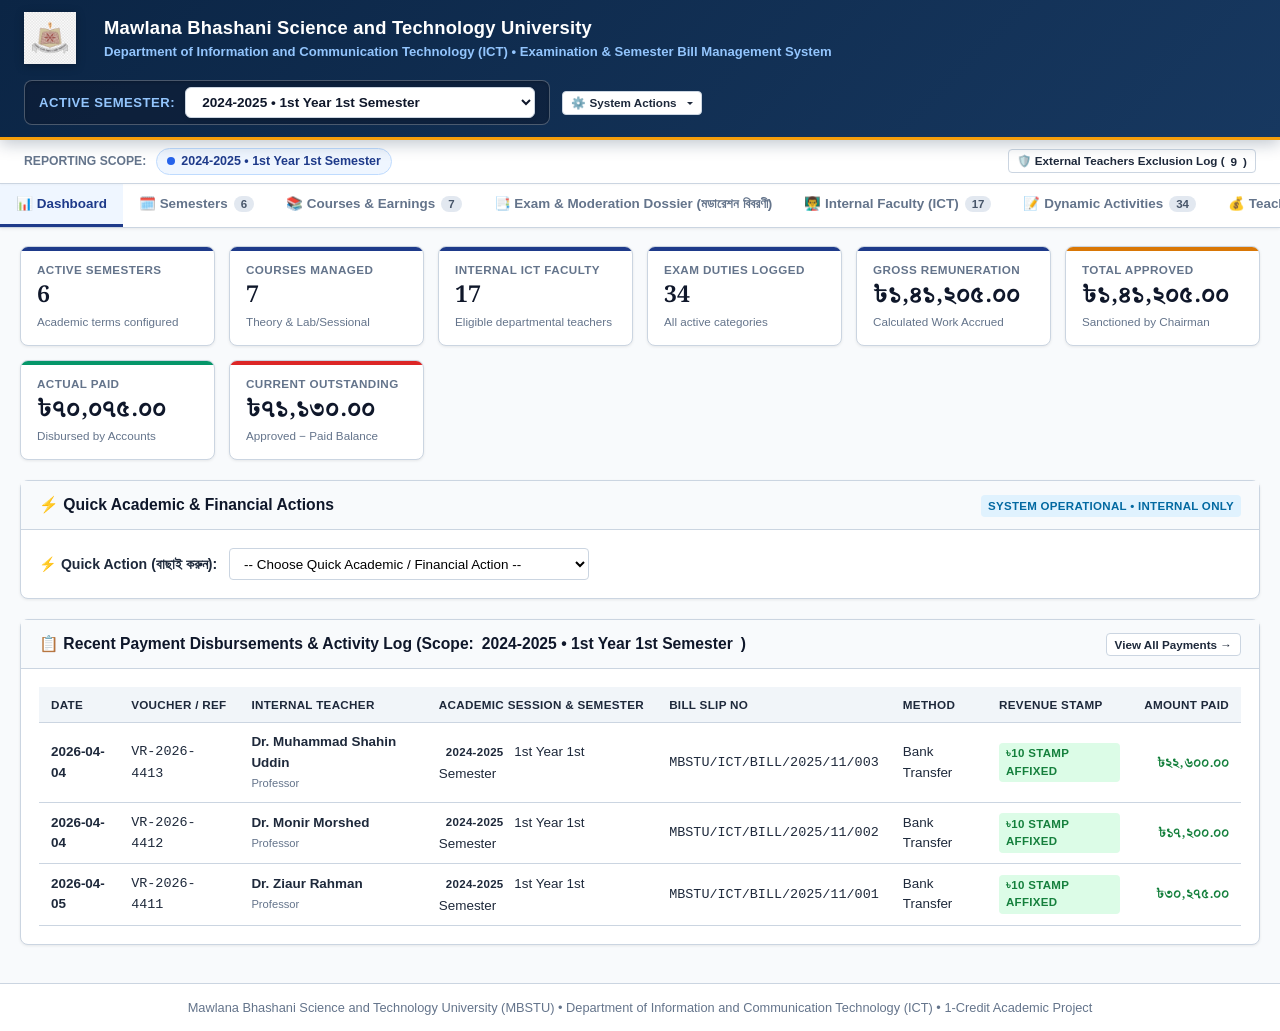
<file: index.html>
<!DOCTYPE html>
<html lang="en">
<head>
    <meta charset="UTF-8">
    <meta name="viewport" content="width=device-width, initial-scale=1.0">
    <title>MBSTU ICT Department Examination &amp; Semester Bill Management System</title>
        <link rel="preconnect" href="https://fonts.googleapis.com">
    <link rel="preconnect" href="https://fonts.gstatic.com" crossorigin>
    <link href="https://fonts.googleapis.com/css2?family=Noto+Sans+Bengali:wght@400;500;600;700;800&family=Noto+Serif+Bengali:wght@400;600;700;800&display=swap" rel="stylesheet">
    <link rel="stylesheet" href="css/style.css?v=20261103_v5">
</head>
<body>

    <!-- Header & University Branding -->
    <header class="app-header">
        <div class="header-container">
            <div class="brand-wrapper">
                <img src="assets/mbstu_logo.png" alt="MBSTU Logo" class="brand-header-logo" style="height: 52px; width: auto; object-fit: contain; margin-right: 14px; filter: drop-shadow(0 2px 4px rgba(0,0,0,0.25));">
                <div class="brand-text">
                    <h1>Mawlana Bhashani Science and Technology University</h1>
                    <p>Department of Information and Communication Technology (ICT) • Examination &amp; Semester Bill Management System</p>
                </div>
            </div>
            <div class="header-controls screen-only">
                <!-- Matching the user's UI screenshot reference -->
                <div class="semester-selector-box">
                    <label for="global-semester-select">ACTIVE SEMESTER:</label>
                    <select id="global-semester-select" class="semester-select">
                        <option value="all">All Semesters (Consolidated)</option>
                    </select>
                </div>
                <div class="dropdown">
                    <button type="button" class="btn btn-outline btn-sm dropdown-toggle" onclick="App.toggleDropdown('header-actions-dropdown', event)">
                        ⚙️ System Actions
                    </button>
                    <div id="header-actions-dropdown" class="dropdown-menu">
                        <button type="button" class="dropdown-item" onclick="document.getElementById('btn-load-demo-data').click()">
                            📥 Load MBSTU Demo Data
                        </button>
                        <button type="button" class="dropdown-item" onclick="document.getElementById('btn-export-backup-quick').click()">
                            💾 Backup JSON Database
                        </button>
                        <button type="button" class="dropdown-item" onclick="App.openModal('modal-exclusion-log')">
                            🛡️ External Audit Log
                        </button>
                    </div>
                </div>
                <!-- Hidden anchors for existing event listener bindings -->
                <button id="btn-load-demo-data" style="display:none;"></button>
                <button id="btn-export-backup-quick" style="display:none;"></button>
            </div>
        </div>
    </header>

    <!-- Scope Banner / Active Semester Indicator -->
    <div class="scope-banner screen-only">
        <div style="display: flex; align-items: center; gap: 10px;">
            <span style="font-size: 0.76rem; font-weight: 700; color: var(--text-muted); text-transform: uppercase;">Reporting Scope:</span>
            <span class="scope-pill" id="active-scope-pill">
                <span class="scope-pill-dot"></span>
                <span id="active-scope-label">All Semesters (Consolidated)</span>
            </span>
        </div>
        <div style="display: flex; gap: 8px;">
            <button class="btn btn-outline btn-sm" onclick="App.openModal('modal-exclusion-log')">
                🛡️ External Teachers Exclusion Log (<span id="badge-external-count">0</span>)
            </button>
        </div>
    </div>

    <!-- Navigation Tabs -->
    <nav class="nav-bar screen-only">
        <div class="nav-container">
            <button class="nav-tab active" data-tab="dashboard">
                <span>📊 Dashboard</span>
            </button>
            <button class="nav-tab" data-tab="semesters">
                <span>🗓️ Semesters</span>
                <span class="tab-badge" id="badge-semester-count">0</span>
            </button>
            <button class="nav-tab" data-tab="courses">
                <span>📚 Courses &amp; Earnings</span>
                <span class="tab-badge" id="badge-course-count">0</span>
            </button>
            <button class="nav-tab" data-tab="moderation">
                <span>📑 Exam &amp; Moderation Dossier (মডারেশন বিবরণী)</span>
            </button>
            <button class="nav-tab" data-tab="teachers">
                <span>👨‍🏫 Internal Faculty (ICT)</span>
                <span class="tab-badge" id="badge-teacher-count">0</span>
            </button>
            <button class="nav-tab" data-tab="activities">
                <span>📝 Dynamic Activities</span>
                <span class="tab-badge" id="badge-activity-count">0</span>
            </button>
            <button class="nav-tab" data-tab="ledger">
                <span>💰 Teacher Ledger</span>
            </button>
            <button class="nav-tab" data-tab="bills">
                <span>📄 Bills &amp; Approvals</span>
                <span class="tab-badge" id="badge-bill-count">0</span>
            </button>
            <button class="nav-tab" data-tab="payments">
                <span>💳 Payments</span>
                <span class="tab-badge" id="badge-payment-count">0</span>
            </button>
            <button class="nav-tab" data-tab="print-slip">
                <span>🖨️ Official Bill Slip (14-Row বিল ফরম)</span>
            </button>
            <button class="nav-tab" data-tab="rates">
                <span>⚙️ Billing Rates</span>
            </button>
            <button class="nav-tab" data-tab="data-backup">
                <span>💾 Backup &amp; Restore</span>
            </button>
        </div>
    </nav>

    <!-- Main Container -->
    <main class="main-wrapper">

        <!-- TAB 1: EXECUTIVE DASHBOARD -->
        <section id="tab-dashboard" class="tab-panel active">
            <div class="kpi-grid">
                <div class="kpi-card">
                    <div class="kpi-title">Active Semesters</div>
                    <div class="kpi-value" id="kpi-total-semesters">0</div>
                    <div class="kpi-sub">Academic terms configured</div>
                </div>
                <div class="kpi-card">
                    <div class="kpi-title">Courses Managed</div>
                    <div class="kpi-value" id="kpi-total-courses">0</div>
                    <div class="kpi-sub">Theory &amp; Lab/Sessional</div>
                </div>
                <div class="kpi-card">
                    <div class="kpi-title">Internal ICT Faculty</div>
                    <div class="kpi-value" id="kpi-total-teachers">0</div>
                    <div class="kpi-sub">Eligible departmental teachers</div>
                </div>
                <div class="kpi-card">
                    <div class="kpi-title">Exam Duties Logged</div>
                    <div class="kpi-value" id="kpi-total-activities">0</div>
                    <div class="kpi-sub">All active categories</div>
                </div>
                <div class="kpi-card">
                    <div class="kpi-title">Gross Remuneration</div>
                    <div class="kpi-value" id="kpi-total-gross">৳ ০.০০</div>
                    <div class="kpi-sub">Calculated Work Accrued</div>
                </div>
                <div class="kpi-card kpi-warning">
                    <div class="kpi-title">Total Approved</div>
                    <div class="kpi-value" id="kpi-total-approved">৳ ০.০০</div>
                    <div class="kpi-sub">Sanctioned by Chairman</div>
                </div>
                <div class="kpi-card kpi-success">
                    <div class="kpi-title">Actual Paid</div>
                    <div class="kpi-value" id="kpi-total-paid">৳ ০.০০</div>
                    <div class="kpi-sub">Disbursed by Accounts</div>
                </div>
                <div class="kpi-card kpi-danger">
                    <div class="kpi-title">Current Outstanding</div>
                    <div class="kpi-value" id="kpi-total-outstanding">৳ ০.০০</div>
                    <div class="kpi-sub">Approved &minus; Paid Balance</div>
                </div>
            </div>

            <!-- Quick Action Hub -->
            <div class="content-card screen-only">
                <div class="card-header">
                    <div class="card-title">⚡ Quick Academic &amp; Financial Actions</div>
                    <div>
                        <span class="badge badge-recorded">System Operational • Internal Only</span>
                    </div>
                </div>
                <div class="card-body">
                    <div style="display: flex; align-items: center; gap: 12px; max-width: 550px; flex-wrap: wrap;">
                        <label for="dashboard-quick-actions" style="font-weight: 700; font-size: 0.88rem; white-space: nowrap; color: var(--text-dark);">
                            ⚡ Quick Action (বাছাই করুন):
                        </label>
                        <select id="dashboard-quick-actions" class="form-control" style="flex: 1; min-width: 250px; font-weight: 500;" onchange="App.handleQuickActionSelect(this)">
                            <option value="">-- Choose Quick Academic / Financial Action --</option>
                            <option value="modal-activity">➕ Log Exam Activity Record</option>
                            <option value="modal-custom-activity">⚙️ Add Custom Activity Type</option>
                            <option value="modal-bill">📄 Prepare Official Bill Slip</option>
                            <option value="modal-payment">💰 Record Accounts Disbursement</option>
                            <option value="tab-assignments">🎓 Assign Course Teachers</option>
                            <option value="tab-moderation">📋 Moderation Register Dossier</option>
                            <option value="tab-ledger">🔍 View Teacher Ledger &amp; Balance</option>
                        </select>
                    </div>
                </div>
            </div>

            <!-- Recent Disbursement Ledger -->
            <div class="content-card">
                <div class="card-header">
                    <div class="card-title">📋 Recent Payment Disbursements &amp; Activity Log (Scope: <span id="dash-recent-scope-text">Consolidated</span>)</div>
                    <button class="btn btn-outline btn-sm" onclick="App.switchTab('payments')">View All Payments &rarr;</button>
                </div>
                <div class="card-body">
                    <div class="table-responsive">
                        <table class="data-table">
                            <thead>
                                <tr>
                                    <th>Date</th>
                                    <th>Voucher / Ref</th>
                                    <th>Internal Teacher</th>
                                    <th>Academic Session &amp; Semester</th>
                                    <th>Bill Slip No</th>
                                    <th>Method</th>
                                    <th>Revenue Stamp</th>
                                    <th style="text-align: right;">Amount Paid</th>
                                </tr>
                            </thead>
                            <tbody id="tbody-recent-payments">
                                <tr>
                                    <td colspan="8" style="text-align: center; color: var(--text-muted);">No payment records found. Load demo data to view examples.</td>
                                </tr>
                            </tbody>
                        </table>
                    </div>
                </div>
            </div>
        </section>

        <!-- TAB 2: SEMESTERS -->
        <section id="tab-semesters" class="tab-panel">
            <div class="content-card">
                <div class="card-header">
                    <div class="card-title">🗓️ Academic Semesters across 5 Sessions (2020–2021 to 2024–2025)</div>
                    <button class="btn btn-primary btn-sm" onclick="App.openModal('modal-semester')">+ Add New Semester</button>
                </div>
                <div class="card-body">
                    <div class="table-responsive">
                        <table class="data-table">
                            <thead>
                                <tr>
                                    <th>Academic Session</th>
                                    <th>Year &amp; Semester</th>
                                    <th>Examination Name</th>
                                    <th>Exam Period</th>
                                    <th>Regular</th>
                                    <th>Backlog</th>
                                    <th>Special</th>
                                    <th>Total Examinees</th>
                                    <th>Status</th>
                                    <th>Actions</th>
                                </tr>
                            </thead>
                            <tbody id="tbody-semesters"></tbody>
                        </table>
                    </div>
                </div>
            </div>
        </section>

        <!-- TAB 3: COURSES & COURSE-WISE BREAKDOWN -->
        <section id="tab-courses" class="tab-panel">
            <div class="content-card">
                <div class="card-header">
                    <div class="card-title">📚 Course Management &amp; Activity Breakdown (Scope: <span id="courses-scope-text">Consolidated</span>)</div>
                    <div style="display: flex; gap: 8px; align-items: center; flex-wrap: wrap;">
                        <button type="button" class="btn btn-primary btn-sm" onclick="App.openModal('modal-course')">
                            ➕ Add New Course
                        </button>
                        <button type="button" class="btn btn-outline btn-sm" onclick="App.printCourseSummaryTable()">
                            🖨️ Print Course Summary
                        </button>
                    </div>
                </div>
                <div class="card-body">
                    <div class="table-responsive">
                        <table class="data-table">
                            <thead>
                                <tr>
                                    <th>Course Code</th>
                                    <th>Course Title</th>
                                    <th>Academic Session &amp; Semester</th>
                                    <th>Credit</th>
                                    <th>Type</th>
                                    <th>Assigned Internal Teacher</th>
                                    <th>Verification</th>
                                    <th>Activities</th>
                                    <th style="text-align: right;">Total Amount (৳)</th>
                                    <th style="text-align: right;">Approved (৳)</th>
                                    <th style="text-align: right;">Paid (৳)</th>
                                    <th style="text-align: right;">Outstanding (৳)</th>
                                    <th>Actions</th>
                                </tr>
                            </thead>
                            <tbody id="tbody-courses"></tbody>
                        </table>
                    </div>
                </div>
            </div>
        </section>



        <!-- TAB 5: INTERNAL TEACHERS DIRECTORY -->
        <section id="tab-teachers" class="tab-panel">
            <div class="content-card">
                <div class="card-header" style="flex-wrap: wrap; gap: 10px;">
                    <div class="card-title">👨‍🏫 Faculty &amp; Examiners Directory (Internal &amp; External)</div>
                    <div style="display: flex; gap: 10px; align-items: center; flex-wrap: wrap;">
                        <select id="select-filter-teacher" class="form-control" style="width: auto; min-width: 170px; height: 32px; padding: 2px 8px; font-size: 0.82rem; font-weight: 600;" onchange="App.filterTeachersDirectory(this.value)">
                            <option value="all">👥 Filter: All Examiners</option>
                            <option value="internal">🏫 Filter: Internal ICT</option>
                            <option value="external">🌐 Filter: External (Others)</option>
                        </select>
                        <div style="display: flex; gap: 8px; align-items: center; flex-wrap: wrap;">
                            <button type="button" class="btn btn-primary btn-sm" onclick="App.openModal('modal-teacher')">
                                🏫 Add Internal Faculty
                            </button>
                            <button type="button" class="btn btn-outline btn-sm" onclick="App.openAddExternalTeacherModal()">
                                🌐 Add External Examiner (Others)
                            </button>
                        </div>
                        <!-- Hidden anchors for button filter compatibility -->
                        <span style="display:none;">
                            <button id="btn-filter-tchr-all"></button>
                            <button id="btn-filter-tchr-internal"></button>
                            <button id="btn-filter-tchr-external"></button>
                        </span>
                    </div>
                </div>
                <div class="card-body">
                    <div class="table-responsive">
                        <table class="data-table">
                            <thead>
                                <tr>
                                    <th>Name (Bengali)</th>
                                    <th>Name (English)</th>
                                    <th>Designation</th>
                                    <th>Department</th>
                                    <th>Institution</th>
                                    <th>Status</th>
                                    <th>Contact</th>
                                    <th>Actions</th>
                                </tr>
                            </thead>
                            <tbody id="tbody-teachers"></tbody>
                        </table>
                    </div>
                </div>
            </div>
        </section>

        <!-- TAB 6: DYNAMIC EXAM ACTIVITIES -->
        <section id="tab-activities" class="tab-panel">
            <div class="content-card">
                <div class="card-header">
                    <div class="card-title">📝 Dynamic Examination Activity Management (Scope: <span id="activities-scope-text">Consolidated</span>)</div>
                    <div style="display: flex; gap: 8px; align-items: center; flex-wrap: wrap;">
                        <button type="button" class="btn btn-primary btn-sm" onclick="App.openModal('modal-activity')">
                            ➕ Log Activity Record
                        </button>
                        <button type="button" class="btn btn-outline btn-sm" onclick="App.openModal('modal-custom-activity')">
                            ⚙️ Add Custom Activity
                        </button>
                        <button type="button" class="btn btn-outline btn-sm" onclick="App.printActivityLedger()">
                            🖨️ Print Activity Ledger
                        </button>
                    </div>
                </div>
                <div class="card-body">
                    <div class="table-responsive">
                        <table class="data-table">
                            <thead>
                                <tr>
                                    <th>ID</th>
                                    <th>Date</th>
                                    <th>Session &amp; Semester</th>
                                    <th>Category / Activity Type</th>
                                    <th>Course</th>
                                    <th>Internal Teacher</th>
                                    <th>Workload / Qty</th>
                                    <th>Rate (৳)</th>
                                    <th>Calc Method</th>
                                    <th style="text-align: right;">Calculated Amount (৳)</th>
                                    <th>Status</th>
                                    <th>Actions</th>
                                </tr>
                            </thead>
                            <tbody id="tbody-activities"></tbody>
                        </table>
                    </div>
                </div>
            </div>
        </section>

        <!-- TAB 7: TEACHER LEDGER & EARNINGS -->
        <section id="tab-ledger" class="tab-panel">
            <!-- Filter Bar -->
            <div class="content-card screen-only" style="margin-bottom: 16px;">
                <div class="card-body" style="padding: 12px 18px; display: flex; gap: 14px; align-items: center; flex-wrap: wrap;">
                    <div style="flex: 1.2; min-width: 250px;">
                        <label class="form-label" for="ledger-teacher-select">Select Teacher / Examiner (Internal or External / Others):</label>
                        <select id="ledger-teacher-select" class="form-control" onchange="App.renderTeacherLedger()"></select>
                    </div>
                    <div style="flex: 1; min-width: 200px;">
                        <label class="form-label" for="ledger-semester-select">Filter by Semester:</label>
                        <select id="ledger-semester-select" class="form-control" onchange="App.renderTeacherLedger()">
                            <option value="all">All Semesters (Consolidated)</option>
                        </select>
                    </div>
                    <div style="flex: 1; min-width: 170px;">
                        <label class="form-label" for="ledger-status-filter">Bill Status:</label>
                        <select id="ledger-status-filter" class="form-control" onchange="App.renderTeacherLedger()">
                            <option value="all">All Statuses</option>
                            <option value="Recorded">Recorded (Accrued)</option>
                            <option value="Approved">Approved</option>
                            <option value="Partially Paid">Partially Paid</option>
                            <option value="Paid">Paid</option>
                        </select>
                    </div>
                    <div style="display: flex; gap: 8px; align-items: center; flex-wrap: wrap; margin-top: 8px; width: 100%;">
                        <button type="button" class="btn btn-primary btn-sm" onclick="App.prepareSlipForSelectedTeacher()">
                            📄 Generate Bill Slip &rarr;
                        </button>
                        <button type="button" class="btn btn-outline btn-sm" onclick="App.printTeacherLedger()">
                            🖨️ Print Ledger
                        </button>
                        <button type="button" class="btn btn-outline btn-sm" onclick="App.exportTeacherLedgerCSV()">
                            📊 Export CSV
                        </button>
                    </div>
                </div>
            </div>

            <!-- Executive Hero Balance Card -->
            <div class="ledger-hero-box" id="ledger-hero-box">
                <div class="ledger-teacher-info">
                    <h3 id="ledger-teacher-name-title">Select a teacher</h3>
                    <p id="ledger-teacher-sub-title">Designation &bull; Department of ICT, MBSTU</p>
                </div>
                <div class="ledger-stat-block">
                    <span>Work Accrued</span>
                    <strong id="ledger-stat-accrued">৳ ০.০০</strong>
                </div>
                <div class="ledger-stat-block">
                    <span>Bill Prepared</span>
                    <strong id="ledger-stat-billed">৳ ০.০০</strong>
                </div>
                <div class="ledger-stat-block">
                    <span>Approved Amount</span>
                    <strong id="ledger-stat-approved">৳ ০.০০</strong>
                </div>
                <div class="ledger-stat-block">
                    <span>Actually Paid</span>
                    <strong id="ledger-stat-paid" style="color: #4ade80;">৳ ০.০০</strong>
                </div>
                <div class="ledger-stat-block stat-outstanding">
                    <span>Outstanding Due</span>
                    <strong id="ledger-stat-outstanding" style="color: #fca5a5;">৳ ০.০০</strong>
                </div>
            </div>

            <!-- Course-by-Course Financial Breakdown -->
            <div class="content-card">
                <div class="card-header">
                    <div class="card-title">📚 Course-wise Earning &amp; Duty Breakdown for Teacher</div>
                </div>
                <div class="card-body">
                    <div class="table-responsive">
                        <table class="data-table">
                            <thead>
                                <tr>
                                    <th>Session &amp; Semester</th>
                                    <th>Course Code &amp; Title</th>
                                    <th>Activity Category</th>
                                    <th>Workload / Qty</th>
                                    <th>Rate</th>
                                    <th style="text-align: right;">Calculated Amount</th>
                                    <th style="text-align: right;">Approved</th>
                                    <th style="text-align: right;">Paid</th>
                                    <th style="text-align: right;">Outstanding</th>
                                    <th>Bill Ref</th>
                                </tr>
                            </thead>
                            <tbody id="tbody-teacher-courses-breakdown"></tbody>
                        </table>
                    </div>
                </div>
            </div>

            <!-- Payment Transaction Ledger -->
            <div class="content-card">
                <div class="card-header">
                    <div class="card-title">💳 Disbursed Payment Transactions History for Teacher</div>
                </div>
                <div class="card-body">
                    <div class="table-responsive">
                        <table class="data-table">
                            <thead>
                                <tr>
                                    <th>Disbursement Date</th>
                                    <th>Receipt / Voucher No</th>
                                    <th>Session &amp; Semester</th>
                                    <th>Bill Slip Ref</th>
                                    <th>Payment Method</th>
                                    <th>Revenue Stamp</th>
                                    <th>Recorded By</th>
                                    <th style="text-align: right;">Amount Paid (৳)</th>
                                </tr>
                            </thead>
                            <tbody id="tbody-teacher-payments-history"></tbody>
                        </table>
                    </div>
                </div>
            </div>
        </section>

        <!-- TAB: DEPARTMENTAL EXAMINATION & MODERATION DOSSIER -->
        <section id="tab-moderation" class="tab-panel">
            <!-- Screen-only Controls Header -->
            <div class="content-card screen-only" style="margin-bottom: 16px;">
                <div class="card-body" style="padding: 12px 18px; display: flex; gap: 16px; align-items: center; justify-content: space-between; flex-wrap: wrap;">
                    <div style="display: flex; gap: 12px; align-items: center; flex: 1; min-width: 320px;">
                        <label class="form-label" for="dossier-semester-select" style="white-space: nowrap; margin-bottom: 0; font-weight: 800;">
                            Select Examination Dossier:
                        </label>
                        <select id="dossier-semester-select" class="form-control" style="max-width: 480px;" onchange="App.handleDossierSemesterChange(this.value)">
                        </select>
                    </div>
                    <div style="display: flex; gap: 8px; align-items: center; flex-wrap: wrap;">
                        <button type="button" class="btn btn-primary" onclick="App.openEditDossierModal()">
                            ✏️ Edit Dossier Details
                        </button>
                        <button type="button" class="btn btn-outline" onclick="App.printModerationDossier()">
                            🖨️ Print Dossier PDF
                        </button>
                    </div>
                </div>
            </div>

            <!-- Archival Printable Sheet Container -->
            <div class="dossier-preview-container">
                <div class="official-dossier-sheet" id="official-dossier-sheet">
                    <!-- Letterhead & Institutional Header -->
                    <div class="dossier-header-block">
                        <div class="dossier-uni-title">মাওলানা ভাসানী বিজ্ঞান ও প্রযুক্তি বিশ্ববিদ্যালয়</div>
                        <div class="dossier-dept-title">ইনফরমেশন এন্ড কমিউনিকেশন টেকনোলজি বিভাগ</div>
                        <div class="dossier-location-title">সন্তোষ, টাঙ্গাইল-১৯০২।</div>
                        <div class="dossier-memo-row">
                            <div>স্মারক নং: <span id="dossier-memo-no">মাভাবিপ্রবি/আইসিটি/প.নি./২০২৫/১৫২</span></div>
                            <div>তারিখ: <span id="dossier-date">২৫/০৩/২০২৬ খ্রি.</span></div>
                        </div>
                        <div class="dossier-subject-block">
                            <strong>বিষয়:</strong> বি.এস-সি. (ইঞ্জিনিয়ারিং) <span id="dossier-semester-title">২য় বর্ষ ১ম সেমিস্টার</span> ফাইনাল পরীক্ষা-<span id="dossier-exam-year">২০২৫</span> এর মডারেশন ও পরীক্ষা সংক্রান্ত কার্যাবলী বিবরণী।
                        </div>
                    </div>

                    <!-- Dynamic Sections 1 through 9 -->
                    <div id="dossier-content-area">
                        <!-- Populated by App.renderModerationDossier() -->
                    </div>

                    <!-- Signatures of Examination Committee -->
                    <div class="dossier-sig-grid" id="dossier-signatures-block">
                        <!-- Populated dynamically with Chairman and Member signatures -->
                    </div>
                </div>
            </div>
        </section>

        <!-- TAB 9: BILL PREPARATION & APPROVALS -->
        <section id="tab-bills" class="tab-panel">
            <div class="content-card">
                <div class="card-header">
                    <div class="card-title">📄 Official Bill Slips &amp; Chairman Sanctions (Scope: <span id="bills-scope-text">Consolidated</span>)</div>
                    <div style="display: flex; gap: 8px; align-items: center; flex-wrap: wrap;">
                        <button type="button" class="btn btn-primary btn-sm" onclick="App.openModal('modal-bill')">
                            ➕ Prepare New Bill Slip
                        </button>
                        <button type="button" class="btn btn-outline btn-sm" onclick="App.printConsolidatedBillStatement()">
                            🖨️ Consolidated Bill Statement
                        </button>
                    </div>
                </div>
                <div class="card-body">
                    <div class="table-responsive">
                        <table class="data-table">
                            <thead>
                                <tr>
                                    <th>Bill Slip Number</th>
                                    <th>Internal Teacher Name</th>
                                    <th>Session &amp; Semester</th>
                                    <th>Preparation Date</th>
                                    <th style="text-align: right;">Gross Billed (৳)</th>
                                    <th style="text-align: right;">Approved (৳)</th>
                                    <th style="text-align: right;">Paid (৳)</th>
                                    <th style="text-align: right;">Outstanding (৳)</th>
                                    <th>Chairman Sanction</th>
                                    <th>Status</th>
                                    <th>Actions</th>
                                </tr>
                            </thead>
                            <tbody id="tbody-bills"></tbody>
                        </table>
                    </div>
                </div>
            </div>
        </section>

        <!-- TAB 10: PAYMENTS & DISBURSEMENTS -->
        <section id="tab-payments" class="tab-panel">
            <div class="content-card">
                <div class="card-header">
                    <div class="card-title">💳 University Accounts Payment Register (Scope: <span id="payments-scope-text">Consolidated</span>)</div>
                    <button class="btn btn-warning btn-sm" onclick="App.openModal('modal-payment')">+ Record Accounts Disbursement</button>
                </div>
                <div class="card-body">
                    <div class="table-responsive">
                        <table class="data-table">
                            <thead>
                                <tr>
                                    <th>Transaction ID</th>
                                    <th>Payment Date</th>
                                    <th>Internal Teacher</th>
                                    <th>Bill Reference</th>
                                    <th>Method</th>
                                    <th>Receipt / Voucher No</th>
                                    <th>Revenue Stamp Acknowledged</th>
                                    <th>Recorded By</th>
                                    <th style="text-align: right;">Disbursed Amount</th>
                                    <th>Actions</th>
                                </tr>
                            </thead>
                            <tbody id="tbody-payments"></tbody>
                        </table>
                    </div>
                </div>
            </div>
        </section>

        <!-- TAB 11: OFFICIAL 1:1 PRINTABLE BILL SLIP (AUTHENTIC UNIVERSITY PAPER FORM REPLICA) -->
        <section id="tab-print-slip" class="tab-panel">
            <!-- Controls bar (Screen Only) -->
            <div class="content-card screen-only" style="margin-bottom: 16px;">
                <div class="card-body" style="padding: 14px 18px; display: flex; gap: 14px; align-items: center; justify-content: space-between; flex-wrap: wrap;">
                    <div style="display: flex; gap: 12px; align-items: center; flex: 1; min-width: 320px;">
                        <label class="form-label" for="print-bill-select" style="white-space: nowrap; font-weight: 700; margin-bottom: 0;">Select Bill to Print:</label>
                        <select id="print-bill-select" class="form-control" style="max-width: 440px;" onchange="App.renderPrintableBillSlip()"></select>
                    </div>

                    <!-- Carrier / Courier Charge Quick Bar -->
                    <div style="display: flex; gap: 10px; align-items: center; background: #eff6ff; border: 1px solid #bfdbfe; padding: 6px 12px; border-radius: 6px;">
                        <label style="display: flex; align-items: center; gap: 6px; font-size: 0.82rem; font-weight: 700; color: #1e40af; cursor: pointer; margin-bottom: 0;">
                            <input type="checkbox" id="quick-carrier-toggle" onchange="App.handleQuickCarrierToggle(this.checked)">
                            <span>📦 Courier / Carrier Charge</span>
                        </label>
                        <input type="number" id="quick-carrier-amount" placeholder="৳ Amount" style="width: 105px; padding: 4px 6px; font-size: 0.82rem; border: 1px solid #93c5fd; border-radius: 4px;" title="Carrier / Courier Charge Amount" onchange="App.handleQuickCarrierChange()">
                        <input type="text" id="quick-carrier-voucher" placeholder="Voucher / Memo No" style="width: 145px; padding: 4px 6px; font-size: 0.82rem; border: 1px solid #93c5fd; border-radius: 4px;" title="Carrier Voucher Number" onchange="App.handleQuickCarrierChange()">
                    </div>

                    <div style="display: flex; gap: 8px; align-items: center; flex-wrap: wrap;">
                        <button type="button" class="btn btn-primary btn-sm" onclick="window.print()">
                            🖨️ প্রিন্ট করুন (Print A4 Official Bill)
                        </button>
                        <button type="button" class="btn btn-outline btn-sm" onclick="App.openBLSCDutyModal()">
                            ➕ Add Backlog / Special Carry Duty
                        </button>
                    </div>
                </div>
            </div>

            <!-- Official 14-Row Printable Sheet (1:1 Replica of Photo media_1792917826310_847e96fb.png) -->
            <div class="bill-slip-preview-container">
                <div class="official-bill-sheet" id="official-bill-sheet">
                    <!-- Top University Header with Emblem -->
                    <div>
                        <div class="slip-header-block" style="position: relative; padding-left: 55px; min-height: 52px;">
                            <!-- MBSTU Official University Emblem Logo -->
                            <img src="assets/mbstu_logo.png" alt="MBSTU Logo" class="slip-header-logo" style="position: absolute; left: 4px; top: 0; width: 50px; height: 50px; object-fit: contain;">
                            <div id="slip-uni-title-display" class="slip-uni-title">মাওলানা ভাসানী বিজ্ঞান ও প্রযুক্তি বিশ্ববিদ্যালয়</div>
                            <div id="slip-sub-title-display" class="slip-sub-title">পরীক্ষা সংক্রান্ত পারিশ্রমিকের বিল ফরম</div>
                            <div style="text-align: right; font-weight: 700; font-size: 8pt; margin-top: -16px;">
                                বিল নং: <span id="slip-bill-no-display">............</span>
                            </div>
                            <div id="slip-instruction-display" class="slip-instruction-text">
                                (বিল সংশ্লিষ্ট বিষয়াবলী পরীক্ষা কমিটির চেয়ারম্যানের মাধ্যমে পরীক্ষার সংক্রান্ত কার্যাবলী সম্পাদনের পর পরীক্ষা নিয়ন্ত্রকের কার্যালয়ে দাখিল করতে হবে। প্রতি কোর্সের পরীক্ষার জন্য পৃথক পৃথক ভাবে বিল দাখিল করতে হবে।)
                            </div>
                        </div>

                        <!-- Examiner Info Box (Faithful Replica of Paper Form) -->
                        <table class="slip-examiner-info-table">
                            <tr>
                                <td style="width: 28%; font-weight: 600;">পরীক্ষকের নাম (বাংলায়) ঃ</td>
                                <td style="width: 72%; font-weight: 700; border-bottom: 1px dotted #000;" id="slip-examiner-name-bn">................................................</td>
                            </tr>
                            <tr>
                                <td style="font-weight: 600;">(ইংরেজীতে বড় অক্ষরে) ঃ</td>
                                <td style="font-weight: 700; font-family: monospace; border-bottom: 1px dotted #000;" id="slip-examiner-name-en">................................................</td>
                            </tr>
                            <tr>
                                <td style="font-weight: 600;">পদবী ও পূর্ণ ঠিকানা ঃ</td>
                                <td style="border-bottom: 1px dotted #000;" id="slip-examiner-designation">................................................</td>
                            </tr>
                            <tr>
                                <td style="font-weight: 600;">পরীক্ষা অনুষ্ঠিত হওয়ার সময়কালঃ</td>
                                <td style="border-bottom: 1px dotted #000;" id="slip-exam-period">পরীক্ষা অনুষ্ঠিত তারিখঃ ফেব্রুয়ারি-মার্চ/২০২৬</td>
                            </tr>
                        </table>
                        <div style="font-size: 8pt; font-weight: 700; margin: 4px 0 3px 0;">
                            পরীক্ষা সংক্রান্ত কাজের বিবরণ নিম্নে দেওয়া হইলঃ
                        </div>

                        <!-- 14-Row Table Grid (12 Columns with Configurable Bengali Headers) -->
                        <table class="slip-grid-table">
                            <thead>
                                <tr>
                                    <th style="width: 4.5%;" id="col-lbl-1">ক্রমিক নম্বর</th>
                                    <th style="width: 22.5%;" id="col-lbl-2">কাজের নাম</th>
                                    <th style="width: 13.5%;" id="col-lbl-3">পরীক্ষার নাম</th>
                                    <th style="width: 6%;" id="col-lbl-4">বৎসর</th>
                                    <th style="width: 6.5%;" id="col-lbl-5">বিভাগ</th>
                                    <th style="width: 9.5%;" id="col-lbl-6">কোর্স কোড</th>
                                    <th style="width: 11%;" id="col-lbl-7">খাতা/পরীক্ষার্থীর সংখ্যা</th>
                                    <th style="width: 7.5%;" id="col-lbl-8">মোট দিন/সদস্য সংখ্যা</th>
                                    <th style="width: 5.5%;" id="col-lbl-9">ক্রেডিট আওয়ার</th>
                                    <th style="width: 5.5%;" id="col-lbl-10">ক্লাস টেস্টের সংখ্যা</th>
                                    <th style="width: 6%;" id="col-lbl-11">টাকা</th>
                                    <th style="width: 2%;" id="col-lbl-12">পয়সা</th>
                                </tr>
                            </thead>
                            <tbody id="slip-tbody-14-rows">
                                <!-- Generated Dynamically: Exactly Rows 1 to 14 -->
                            </tbody>
                            <tfoot>
                                <tr class="slip-total-row">
                                    <td colspan="10" style="text-align: right; padding-right: 12px; font-weight: 800; font-size: 8.5pt;">মোট টাকা =</td>
                                    <td id="slip-total-taka" style="text-align: right; font-weight: 900; font-size: 9pt; font-family: monospace;">০/-</td>
                                    <td style="text-align: center; font-size: 7.5pt;">০০</td>
                                </tr>
                            </tfoot>
                        </table>
                    </div>

                    <!-- Bottom Signatures & Sanction Section (Faithful Replica of Paper Form) -->
                    <div class="slip-bottom-signatures">
                        <div class="slip-sig-grid">
                            <div class="slip-sig-item" style="text-align: left;">
                                <div style="display: inline-block; text-align: center; min-width: 180px;">
                                    <div style="font-size: 7.8pt; margin-bottom: 24px;">প্রতি স্বাক্ষর</div>
                                    <div class="line" id="slip-chairman-sig-lbl">সভাপতি, পরীক্ষা কমিটি</div>
                                    <div style="font-size: 7.5pt; font-weight: normal; margin-top: 1px;">(সীলমোহর)</div>
                                </div>
                            </div>
                            <div class="slip-sig-item" style="text-align: right;">
                                <div style="display: inline-block; text-align: center; min-width: 170px; margin-top: 24px;">
                                    <div class="line" id="slip-examiner-sig-lbl">পরীক্ষকের স্বাক্ষর</div>
                                </div>
                            </div>
                        </div>

                        <!-- Departmental Sanction Note -->
                        <div class="slip-sanction-box">
                            বিভাগঃ <strong id="slip-sanction-dept">আইসিটি</strong>, পরীক্ষাঃ <strong id="slip-sanction-exam-name">বিএসসি (ইঞ্জিঃ) ফাইনাল পরীক্ষা</strong>, সেশনঃ <strong id="slip-sanction-session">২০২৩-২০২৪</strong><br>
                            প্রফেসর/ড./জনাব <strong id="slip-sanction-teacher-name">........................</strong>-কে টাকা = <strong id="slip-sanction-amount">০/-</strong> (কথায়) : <strong id="slip-sanction-words">........................ টাকা মাত্র</strong> প্রদান করুন।
                        </div>

                        <!-- Final Office Approval Row with Revenue Stamp -->
                        <div class="slip-final-office-row">
                            <div class="slip-revenue-stamp">
                                <div>রেভিনিউ স্ট্যাম্প</div>
                                <div style="font-size: 6.8pt; margin-top: 2px;">বুঝিয়া পাইলাম</div>
                                <div style="font-size: 6.5pt; font-style: italic; margin-top: 2px;">তারিখসহ স্বাক্ষর</div>
                            </div>
                            <div style="text-align: center; width: 36%;">
                                <div style="border-top: 1px solid #000; padding-top: 2px; font-weight: 700; font-size: 7.8pt;" id="slip-officer-sig-lbl">সেকশন অফিসার / সহকারী পরীক্ষা নিয়ন্ত্রক</div>
                            </div>
                            <div style="text-align: center; width: 34%;">
                                <div style="border-top: 1px solid #000; padding-top: 2px; font-weight: 700; font-size: 7.8pt;" id="slip-controller-sig-lbl">পরীক্ষা নিয়ন্ত্রক, মাভাবিপ্রবি</div>
                            </div>
                        </div>
                    </div>
                </div>
            </div>
        </section>

        <!-- TAB 12: BILLING RATES CONFIGURATOR -->
        <section id="tab-rates" class="tab-panel">
            <div class="content-card">
                <div class="card-header">
                    <div class="card-title">⚙️ 14 Official Examination Activity Billing Rates</div>
                    <div>
                        <button class="btn btn-outline btn-sm" onclick="App.resetDefaultRates()">Reset to MBSTU Defaults</button>
                    </div>
                </div>
                <div class="card-body">
                    <div class="table-responsive">
                        <table class="data-table">
                            <thead>
                                <tr>
                                    <th>SL (রো)</th>
                                    <th>Activity Name (বাংলা)</th>
                                    <th>Description (English)</th>
                                    <th>Calculation Unit</th>
                                    <th>Base Rate (BDT / ৳)</th>
                                    <th>Min Charge (৳)</th>
                                    <th>Status</th>
                                    <th>Actions</th>
                                </tr>
                            </thead>
                            <tbody id="tbody-rates"></tbody>
                        </table>
                    </div>
                </div>
            </div>
        </section>

        <!-- TAB 13: DATA BACKUP & RESTORE -->
        <section id="tab-data-backup" class="tab-panel">
            <div class="content-card">
                <div class="card-header">
                    <div class="card-title">💾 System Persistence, Backup &amp; Restore</div>
                </div>
                <div class="card-body">
                    <p style="margin-bottom: 16px; color: var(--text-muted);">
                        This system operates 100% offline using your browser's local storage. To ensure data safety across computers or after clearing browser cache, create periodic JSON backups.
                    </p>
                    <div style="display: flex; gap: 8px; align-items: center; flex-wrap: wrap;">
                        <button type="button" class="btn btn-primary" onclick="App.exportFullJSONBackup()">
                            ⬇️ Export JSON Backup
                        </button>
                        <button type="button" class="btn btn-outline" onclick="document.getElementById('file-import-json').click()">
                            ⬆️ Import JSON Backup
                        </button>
                        <button type="button" class="btn btn-outline" onclick="App.exportAllCSVs()">
                            📊 Export Financial CSVs
                        </button>
                        <button type="button" class="btn btn-outline text-danger" onclick="App.confirmResetAllData()">
                            ⚠️ Factory Reset Database
                        </button>
                    </div>
                    <input type="file" id="file-import-json" accept=".json" style="display: none;" onchange="App.importFullJSONBackup(event)">
                </div>
            </div>
        </section>

    </main>

    <!-- Footer -->
    <footer class="app-footer screen-only" style="background: #ffffff; border-top: 1px solid var(--border-color); padding: 14px 20px; font-size: 0.8rem; color: var(--text-muted); text-align: center;">
        Mawlana Bhashani Science and Technology University (MBSTU) • Department of Information and Communication Technology (ICT) • 1-Credit Academic Project
    </footer>

    <!-- MODAL: ADD / EDIT SEMESTER -->
    <div id="modal-semester" class="modal-overlay">
        <div class="modal-card">
            <div class="modal-header">
                <h3 id="modal-semester-title">Add Academic Semester</h3>
                <button class="modal-close-btn" onclick="App.closeModal('modal-semester')">&times;</button>
            </div>
            <form id="form-semester" onsubmit="App.handleSaveSemester(event)">
                <div class="modal-body">
                    <input type="hidden" id="sem-id">
                    <div class="form-grid">
                        <div class="form-group">
                            <label class="form-label" for="sem-session">Academic Session *</label>
                            <select id="sem-session" class="form-control" onchange="App.handleSemesterAutoFill()" required>
                                <option value="2024-2025">2024-2025</option>
                                <option value="2023-2024" selected>2023-2024</option>
                                <option value="2022-2023">2022-2023</option>
                                <option value="2021-2022">2021-2022</option>
                                <option value="2020-2021">2020-2021</option>
                            </select>
                        </div>
                        <div class="form-group">
                            <label class="form-label" for="sem-academic-year">Academic Year *</label>
                            <select id="sem-academic-year" class="form-control" onchange="App.handleSemesterAutoFill()" required>
                                <option value="2026">2026</option>
                                <option value="2025" selected>2025</option>
                                <option value="2024">2024</option>
                                <option value="2023">2023</option>
                            </select>
                        </div>
                        <div class="form-group">
                            <label class="form-label" for="sem-year-level">Year / Level *</label>
                            <select id="sem-year-level" class="form-control" required>
                                <option value="1st Year">1st Year</option>
                                <option value="2nd Year" selected>2nd Year</option>
                                <option value="3rd Year">3rd Year</option>
                                <option value="4th Year">4th Year</option>
                            </select>
                        </div>
                        <div class="form-group">
                            <label class="form-label" for="sem-number">Semester Number *</label>
                            <select id="sem-number" class="form-control" required>
                                <option value="1st Semester">1st Semester</option>
                                <option value="2nd Semester">2nd Semester</option>
                            </select>
                        </div>
                        <div class="form-group" style="grid-column: 1 / -1;">
                            <label class="form-label" for="sem-exam-name">Official Examination Name *</label>
                            <input type="text" id="sem-exam-name" class="form-control" placeholder="e.g. 2nd Year 1st Semester Final Examination 2025" required>
                        </div>
                        <div class="form-group" style="grid-column: 1 / -1;">
                            <label class="form-label" for="sem-period">Exam Held Period *</label>
                            <select id="sem-period" class="form-control" required>
                                <option value="মার্চ-এপ্রিল/২০২৬" selected>মার্চ-এপ্রিল/২০২৬ (March-April 2026)</option>
                                <option value="ফেব্রুয়ারি-মার্চ/২০২৬">ফেব্রুয়ারি-মার্চ/২০২৬ (February-March 2026)</option>
                                <option value="জানুয়ারি-ফেব্রুয়ারি/২০২৬">জানুয়ারি-ফেব্রুয়ারি/২০২৬ (January-February 2026)</option>
                                <option value="মে-জুন/২০২৬">মে-জুন/২০২৬ (May-June 2026)</option>
                                <option value="সেপ্টেম্বর-অক্টোবর/২০২৫">সেপ্টেম্বর-অক্টোবর/২০২৫ (September-October 2025)</option>
                                <option value="নভেম্বর-ডিসেম্বর/২০২৫">নভেম্বর-ডিসেম্বর/২০২৫ (November-December 2025)</option>
                            </select>
                        </div>
                        <div class="form-group">
                            <label class="form-label" for="sem-reg-count">Regular Examinees</label>
                            <input type="number" id="sem-reg-count" class="form-control" value="57" min="0">
                        </div>
                        <div class="form-group">
                            <label class="form-label" for="sem-bl-count">Backlog Examinees</label>
                            <input type="number" id="sem-bl-count" class="form-control" value="0" min="0">
                        </div>
                        <div class="form-group">
                            <label class="form-label" for="sem-sc-count">Special Examinees</label>
                            <input type="number" id="sem-sc-count" class="form-control" value="0" min="0">
                        </div>
                        <div class="form-group">
                            <label class="form-label" for="sem-status">Status</label>
                            <select id="sem-status" class="form-control">
                                <option value="In Progress">In Progress</option>
                                <option value="Billed">Billed</option>
                                <option value="Upcoming">Upcoming</option>
                                <option value="Archived">Archived</option>
                            </select>
                        </div>
                    </div>
                </div>
                <div class="modal-footer">
                    <button type="button" class="btn btn-outline" onclick="App.closeModal('modal-semester')">Cancel</button>
                    <button type="submit" class="btn btn-primary">Save Semester</button>
                </div>
            </form>
        </div>
    </div>

    <!-- MODAL: ADD / EDIT COURSE -->
    <div id="modal-course" class="modal-overlay">
        <div class="modal-card">
            <div class="modal-header">
                <h3 id="modal-course-title">Add Course</h3>
                <button class="modal-close-btn" onclick="App.closeModal('modal-course')">&times;</button>
            </div>
            <form id="form-course" onsubmit="App.handleSaveCourse(event)">
                <div class="modal-body">
                    <input type="hidden" id="crs-id">
                    <div class="form-grid">
                        <div class="form-group" style="grid-column: 1 / -1;">
                            <label class="form-label" for="crs-semester-id">Semester *</label>
                            <select id="crs-semester-id" class="form-control" required></select>
                        </div>
                        <div class="form-group" style="grid-column: 1 / -1; background: #eff6ff; border: 1.5px solid #93c5fd; border-radius: 6px; padding: 10px;">
                            <label class="form-label" for="crs-preset-select" style="font-weight: 700; color: #1e40af; margin-bottom: 6px;">
                                ⚡ Quick Select Course from MBSTU Syllabus (ড্রপডাউন থেকে বাছাই করুন):
                            </label>
                            <select id="crs-preset-select" class="form-control" onchange="App.handleCoursePresetSelect(this.value)">
                                <option value="">-- ড্রপডাউন থেকে কোর্স বাছাই করুন (অটোফিল হবে) অথবা নিচে লিখুন --</option>
                                <optgroup label="১ম বর্ষ ১ম সেমিস্টার (1st Year 1st Semester)">
                                    <option value="ICT-1101">ICT-1101: Structured Programming Language (3.00 Cr - Theory)</option>
                                    <option value="ICT-1102">ICT-1102: Structured Programming Language Sessional (1.50 Cr - Lab)</option>
                                    <option value="ICT-1103">ICT-1103: Discrete Mathematics (3.00 Cr - Theory)</option>
                                    <option value="ICT-1105">ICT-1105: Electrical Circuits and Devices (3.00 Cr - Theory)</option>
                                    <option value="ICT-1106">ICT-1106: Electrical Circuits Sessional (1.50 Cr - Lab)</option>
                                </optgroup>
                                <optgroup label="১ম বর্ষ ২য় সেমিস্টার (1st Year 2nd Semester)">
                                    <option value="ICT-1201">ICT-1201: Object Oriented Programming (3.00 Cr - Theory)</option>
                                    <option value="ICT-1202">ICT-1202: Object Oriented Programming Sessional (1.50 Cr - Lab)</option>
                                    <option value="ICT-1203">ICT-1203: Data Structure and Algorithms (3.00 Cr - Theory)</option>
                                    <option value="ICT-1204">ICT-1204: Data Structure and Algorithms Sessional (1.50 Cr - Lab)</option>
                                </optgroup>
                                <optgroup label="২য় বর্ষ ১ম সেমিস্টার (2nd Year 1st Semester)">
                                    <option value="ICT-2101">ICT-2101: Digital Logic Design (3.00 Cr - Theory)</option>
                                    <option value="ICT-2102">ICT-2102: Digital Logic Design Sessional (1.50 Cr - Lab)</option>
                                    <option value="ICT-2103">ICT-2103: Computer Organization and Architecture (3.00 Cr - Theory)</option>
                                    <option value="ICT-2111">ICT-2111: Continuous Assessment / Signals &amp; Systems (3.00 Cr - Theory)</option>
                                </optgroup>
                                <optgroup label="২য় বর্ষ ২য় সেমিস্টার (2nd Year 2nd Semester)">
                                    <option value="ICT-2201">ICT-2201: Microprocessor and Assembly Language (3.00 Cr - Theory)</option>
                                    <option value="ICT-2202">ICT-2202: Microprocessor and Assembly Sessional (1.50 Cr - Lab)</option>
                                </optgroup>
                                <optgroup label="৩য় বর্ষ ১ম ও ২য় সেমিস্টার">
                                    <option value="ICT-3101">ICT-3101: Operating Systems and System Programming (3.00 Cr - Theory)</option>
                                    <option value="ICT-3103">ICT-3103: Database Management Systems (3.00 Cr - Theory)</option>
                                    <option value="ICT-3104">ICT-3104: DBMS Sessional (1.50 Cr - Lab)</option>
                                    <option value="ICT-3201">ICT-3201: Computer Networks (3.00 Cr - Theory)</option>
                                    <option value="ICT-3203">ICT-3203: Software Engineering (3.00 Cr - Theory)</option>
                                </optgroup>
                                <optgroup label="৪র্থ বর্ষ">
                                    <option value="ICT-4101">ICT-4101: Artificial Intelligence &amp; Neural Networks (3.00 Cr - Theory)</option>
                                    <option value="ICT-4201">ICT-4201: Cryptography &amp; Network Security (3.00 Cr - Theory)</option>
                                    <option value="ICT-4200">ICT-4200: Project &amp; Thesis Defense (6.00 Cr - Lab)</option>
                                </optgroup>
                                <option value="custom">✏️ নতুন কোর্স (নিজে কোড ও টাইটেল লিখুন)</option>
                            </select>
                        </div>
                        <div class="form-group">
                            <label class="form-label" for="crs-code">Course Code *</label>
                            <input type="text" id="crs-code" class="form-control" placeholder="e.g. ICT-2101" required>
                        </div>
                        <div class="form-group">
                            <label class="form-label" for="crs-credit">Credit Hour *</label>
                            <input type="number" id="crs-credit" class="form-control" value="3.00" step="0.25" min="0.5" required>
                        </div>
                        <div class="form-group">
                            <label class="form-label" for="crs-type">Course Type *</label>
                            <select id="crs-type" class="form-control" required>
                                <option value="Theory">Theory</option>
                                <option value="Lab/Sessional">Lab / Sessional</option>
                            </select>
                        </div>
                        <div class="form-group" style="grid-column: 1 / -1;">
                            <label class="form-label" for="crs-title">Course Title *</label>
                            <input type="text" id="crs-title" class="form-control" placeholder="e.g. Computer Organization and Architecture" required>
                        </div>
                        <div class="form-group" style="grid-column: 1 / -1;">
                            <label class="form-label" for="crs-internal-teacher">Assigned Internal Course Teacher (ICT Faculty) *</label>
                            <select id="crs-internal-teacher" class="form-control" required></select>
                        </div>
                        <div class="form-group">
                            <label class="form-label" for="crs-verification-status">Teacher Assignment Verification *</label>
                            <select id="crs-verification-status" class="form-control" required>
                                <option value="Verified">Verified (Confirmed from Dossier)</option>
                                <option value="Needs Verification">Needs Verification</option>
                                <option value="Proposed - Needs Confirmation">Proposed - Needs Confirmation</option>
                            </select>
                        </div>
                        <div class="form-group">
                            <label class="form-label" for="crs-assignment-source">Source of Assignment</label>
                            <input type="text" id="crs-assignment-source" class="form-control" placeholder="e.g. Page 3, Scanned MBSTU Dossier">
                        </div>
                        <div class="form-group">
                            <label class="form-label" for="crs-students">Enrolled Students</label>
                            <input type="number" id="crs-students" class="form-control" value="57" min="1">
                        </div>
                        <div class="form-group">
                            <label class="form-label" for="crs-tests">Class Tests</label>
                            <input type="number" id="crs-tests" class="form-control" value="4" min="0">
                        </div>
                        <div class="form-group" style="grid-column: 1 / -1;">
                            <label class="form-label" for="crs-moderator">Confirmed Moderation Assignment (Optional)</label>
                            <select id="crs-moderator" class="form-control"></select>
                        </div>
                    </div>
                </div>
                <div class="modal-footer">
                    <button type="button" class="btn btn-outline" onclick="App.closeModal('modal-course')">Cancel</button>
                    <button type="submit" class="btn btn-primary">Save Course</button>
                </div>
            </form>
        </div>
    </div>

    <!-- MODAL: DIGITAL MANAGEMENT OF EXAMINATION & MODERATION DOSSIER -->
    <div id="modal-edit-dossier" class="modal-overlay">
        <div class="modal-card" style="max-width: 820px;">
            <div class="modal-header">
                <h3>📑 Digital Management: Examination &amp; Moderation Dossier</h3>
                <button class="modal-close-btn" onclick="App.closeModal('modal-edit-dossier')">&times;</button>
            </div>
            <form id="form-edit-dossier" onsubmit="App.handleSaveDossier(event)">
                <div class="modal-body">
                    <input type="hidden" id="edit-dossier-sem-id">
                    
                    <!-- Basic Memo & Session Info -->
                    <h4 style="font-size: 0.88rem; font-weight: 800; color: var(--primary); margin-bottom: 8px; border-bottom: 1px solid var(--border-color); padding-bottom: 4px;">
                        ১. স্মারক ও পরীক্ষার সাধারণ বিবরণ
                    </h4>
                    <div class="form-grid" style="margin-bottom: 16px;">
                        <div class="form-group">
                            <label class="form-label" for="edit-dossier-memo">স্মারক নম্বর *</label>
                            <input type="text" id="edit-dossier-memo" class="form-control" required>
                        </div>
                        <div class="form-group">
                            <label class="form-label" for="edit-dossier-date">তারিখ (খ্রি.) *</label>
                            <input type="text" id="edit-dossier-date" class="form-control" required>
                        </div>
                        <div class="form-group">
                            <label class="form-label" for="edit-dossier-exam-period">পরীক্ষা অনুষ্ঠিত সময়কাল</label>
                            <input type="text" id="edit-dossier-exam-period" class="form-control">
                        </div>
                        <div class="form-group">
                            <label class="form-label" for="edit-dossier-exam-year">পরীক্ষার সাল</label>
                            <input type="text" id="edit-dossier-exam-year" class="form-control">
                        </div>
                    </div>

                    <!-- Examination Committee Section -->
                    <h4 style="font-size: 0.88rem; font-weight: 800; color: var(--primary); margin-bottom: 8px; border-bottom: 1px solid var(--border-color); padding-bottom: 4px;">
                        ২. পরীক্ষা কমিটি গঠন (Committee Members)
                    </h4>
                    <div class="form-grid" style="margin-bottom: 16px;">
                        <div class="form-group" style="grid-column: 1 / -1;">
                            <label class="form-label" for="edit-dossier-chairman">সভাপতি (Chairman) *</label>
                            <select id="edit-dossier-chairman" class="form-control" required></select>
                        </div>
                        <div class="form-group">
                            <label class="form-label" for="edit-dossier-member1">সদস্য ১ (Internal Member 1) *</label>
                            <select id="edit-dossier-member1" class="form-control" required></select>
                        </div>
                        <div class="form-group">
                            <label class="form-label" for="edit-dossier-member2">সদস্য ২ (Internal Member 2) *</label>
                            <select id="edit-dossier-member2" class="form-control" required></select>
                        </div>
                        <div class="form-group" style="grid-column: 1 / -1;">
                            <label class="form-label" for="edit-dossier-external">সদস্য (বহিরাগত / External Member from another University) *</label>
                            <input type="text" id="edit-dossier-external" class="form-control" placeholder="e.g. ড. মোঃ আনোয়ার হোসেন, প্রফেসর, ইইই বিভাগ, রুয়েট" required>
                        </div>
                    </div>

                    <!-- Moderation & Typing Workload -->
                    <h4 style="font-size: 0.88rem; font-weight: 800; color: var(--primary); margin-bottom: 8px; border-bottom: 1px solid var(--border-color); padding-bottom: 4px;">
                        ৩. মডারেশন ও প্রশ্ন কম্পোজ/টাইপিং (Moderation & Typing Workload)
                    </h4>
                    <div class="form-grid" style="margin-bottom: 16px;">
                        <div class="form-group">
                            <label class="form-label" for="edit-dossier-mod-questions">মডারেশনকৃত মোট প্রশ্ন সংখ্যা *</label>
                            <input type="number" id="edit-dossier-mod-questions" class="form-control" min="1" required>
                        </div>
                        <div class="form-group">
                            <label class="form-label" for="edit-dossier-mod-rate">প্রতি প্রশ্ন মডারেশন হার (৳) *</label>
                            <input type="number" id="edit-dossier-mod-rate" class="form-control" min="500" value="2000" required>
                        </div>
                        <div class="form-group" style="grid-column: 1 / -1;">
                            <label class="form-label">প্রশ্ন কম্পোজ / টাইপিং প্রশ্ন সংখ্যা বন্টন (প্রতি প্রশ্ন ৳২০০):</label>
                            <div id="edit-dossier-typing-container" style="display: flex; gap: 12px; flex-wrap: wrap; background: #f8fafc; padding: 10px; border-radius: 6px; border: 1px solid var(--border-color);">
                            </div>
                        </div>
                    </div>

                    <!-- Tabulation & Examinee Statistics -->
                    <h4 style="font-size: 0.88rem; font-weight: 800; color: var(--primary); margin-bottom: 8px; border-bottom: 1px solid var(--border-color); padding-bottom: 4px;">
                        ৪. ট্যাবুলেশন ও পরীক্ষার্থী পরিসংখ্যান (Examinee Counts & Tabulation)
                    </h4>
                    <div class="form-grid">
                        <div class="form-group">
                            <label class="form-label" for="edit-dossier-tab-reg">নিয়মিত পরীক্ষার্থী (Regular)</label>
                            <input type="number" id="edit-dossier-tab-reg" class="form-control" min="0" required>
                        </div>
                        <div class="form-group">
                            <label class="form-label" for="edit-dossier-tab-bl">ব্যাকলগ পরীক্ষার্থী (Backlog)</label>
                            <input type="number" id="edit-dossier-tab-bl" class="form-control" min="0">
                        </div>
                        <div class="form-group">
                            <label class="form-label" for="edit-dossier-tab-sp">স্পেশাল পরীক্ষার্থী (Special)</label>
                            <input type="number" id="edit-dossier-tab-sp" class="form-control" min="0">
                        </div>
                        <div class="form-group">
                            <label class="form-label" for="edit-dossier-tab-rate">ট্যাবুলেশন রেট (প্রতি পরীক্ষার্থী ৳)</label>
                            <input type="number" id="edit-dossier-tab-rate" class="form-control" min="10" value="75" required>
                        </div>
                    </div>
                </div>
                <div class="modal-footer">
                    <button type="button" class="btn btn-outline" onclick="App.closeModal('modal-edit-dossier')">Cancel</button>
                    <button type="submit" class="btn btn-primary">💾 Save &amp; Recalculate Ledger</button>
                </div>
            </form>
        </div>
    </div>

    <!-- MODAL: ADD / EDIT TEACHER -->
    <div id="modal-teacher" class="modal-overlay">
        <div class="modal-card">
            <div class="modal-header">
                <h3 id="modal-teacher-title">Add Internal ICT Faculty Member</h3>
                <button class="modal-close-btn" onclick="App.closeModal('modal-teacher')">&times;</button>
            </div>
            <form id="form-teacher" onsubmit="App.handleSaveTeacher(event)">
                <div class="modal-body">
                    <input type="hidden" id="tchr-id">
                    <div class="form-grid">
                        <div class="form-group" style="grid-column: 1 / -1;">
                            <label class="form-label" for="tchr-type">Faculty / Examiner Category *</label>
                            <select id="tchr-type" class="form-control" onchange="App.handleTeacherTypeChange(this.value)">
                                <option value="internal">🏛️ Internal ICT Faculty Member (ড্রপডাউন থেকে বাছাই করুন)</option>
                                <option value="external">🌐 External Examiner / Others (হাত এ লিখুন)</option>
                            </select>
                        </div>
                        <div id="box-internal-teacher-preset" class="form-group" style="grid-column: 1 / -1; background: #f0fdf4; border: 1.5px solid #86efac; border-radius: 6px; padding: 10px;">
                            <label class="form-label" for="tchr-preset-select" style="font-weight: 700; color: #166534; margin-bottom: 6px;">
                                ⚡ Quick Select ICT Faculty (ড্রপডাউন থেকে শিক্ষক বাছাই করুন):
                            </label>
                            <select id="tchr-preset-select" class="form-control" onchange="App.handleInternalTeacherPresetSelect(this.value)">
                                <option value="">-- ড্রপডাউন থেকে অভ্যন্তরীণ শিক্ষক বাছাই করুন (অটোফিল হবে) --</option>
                                <option value="shahin">ড. মুহাম্মদ শাহীন উদ্দিন (Dr. Muhammad Shahin Uddin) — Professor</option>
                                <option value="sajjad">ড. মো: সাজ্জাদ হোসেন (Dr. Md. Sazzad Hossain) — Professor</option>
                                <option value="nargis">ড. নার্গিস আক্তার (Dr. Nargis Akter) — Associate Professor</option>
                                <option value="monir">ড. মনির মোর্শেদ (Dr. Monir Morshed) — Associate Professor</option>
                                <option value="ziaur">মো: জিয়াউর রহমান (Md. Ziaur Rahman) — Assistant Professor</option>
                                <option value="mostofa">মোস্তফা কামাল (Mostofa Kamal) — Assistant Professor</option>
                                <option value="khairul">মো: খায়রুল ইসলাম (Md. Khairul Islam) — Assistant Professor</option>
                                <option value="abir">মো: আবির হোসেন (Md. Abir Hossain) — Assistant Professor</option>
                                <option value="shakil">মো: শাকিল হোসেন (Md. Shakil Hossain) — Lecturer</option>
                                <option value="taslima">তাসলিমা আক্তার (Taslima Akter) — Lecturer</option>
                                <option value="custom">✏️ অন্যান্য অভ্যন্তরীণ শিক্ষক (নিজে নাম লিখুন)</option>
                            </select>
                        </div>
                        <div id="box-external-examiner-hint" class="form-group" style="grid-column: 1 / -1; display: none; background: #eff6ff; border: 1.5px dashed #3b82f6; border-radius: 6px; padding: 10px;">
                            <div style="font-weight: 700; color: #1e40af; font-size: 0.88rem;">
                                ✍️ External Examiner / Others (বহিরাগত শিক্ষক — হাত এ লিখে এন্ট্রি দিন):
                            </div>
                            <div style="font-size: 0.78rem; color: #475569; margin-top: 3px;">
                                বহিরাগত শিক্ষকের নাম, বিশ্ববিদ্যালয় ও পদবী নিচে হাত এ টাইপ করে পূরণ করুন।
                            </div>
                        </div>
                        <div class="form-group">
                            <label class="form-label" for="tchr-name-bn">Name in Bengali *</label>
                            <input type="text" id="tchr-name-bn" class="form-control" placeholder="e.g. ড. মনির মোর্শেদ" required>
                        </div>
                        <div class="form-group">
                            <label class="form-label" for="tchr-name-en">Name in English *</label>
                            <input type="text" id="tchr-name-en" class="form-control" placeholder="e.g. Dr. Monir Morshed" required>
                        </div>
                        <div class="form-group">
                            <label class="form-label" for="tchr-designation">Designation *</label>
                            <select id="tchr-designation" class="form-control" required>
                                <option value="Professor">Professor</option>
                                <option value="Associate Professor">Associate Professor</option>
                                <option value="Assistant Professor">Assistant Professor</option>
                                <option value="Lecturer">Lecturer</option>
                            </select>
                        </div>
                        <div class="form-group">
                            <label class="form-label" for="tchr-department">Department *</label>
                            <input type="text" id="tchr-department" class="form-control" value="Dept. of ICT" readonly style="background:#f1f5f9;">
                        </div>
                        <div class="form-group">
                            <label class="form-label" for="tchr-institution">Institution *</label>
                            <input type="text" id="tchr-institution" class="form-control" value="MBSTU" readonly style="background:#f1f5f9;">
                        </div>
                        <div class="form-group">
                            <label class="form-label" for="tchr-phone">Phone Number</label>
                            <input type="text" id="tchr-phone" class="form-control" placeholder="e.g. 01793667714">
                        </div>
                        <div class="form-group" style="grid-column: 1 / -1;">
                            <label class="form-label" for="tchr-email">Email Address</label>
                            <input type="email" id="tchr-email" class="form-control" placeholder="e.g. monirmorshed.ict@mbstu.ac.bd">
                        </div>
                    </div>
                </div>
                <div class="modal-footer">
                    <button type="button" class="btn btn-outline" onclick="App.closeModal('modal-teacher')">Cancel</button>
                    <button type="submit" class="btn btn-primary">Save Faculty Member</button>
                </div>
            </form>
        </div>
    </div>

    <!-- MODAL: LOG EXAM ACTIVITY -->
    <div id="modal-activity" class="modal-overlay">
        <div class="modal-card">
            <div class="modal-header">
                <h3>Log Dynamic Examination Activity</h3>
                <button class="modal-close-btn" onclick="App.closeModal('modal-activity')">&times;</button>
            </div>
            <form id="form-activity" onsubmit="App.handleSaveActivity(event)">
                <div class="modal-body">
                    <input type="hidden" id="act-id">
                    <div class="form-grid">
                        <!-- ⚡ Smart One-Click Duty Preset Dropdown -->
                        <div class="form-group" style="grid-column: 1 / -1; background: #eff6ff; border: 2px solid #3b82f6; border-radius: 8px; padding: 12px; box-shadow: 0 2px 6px rgba(59,130,246,0.12);">
                            <label class="form-label" for="act-smart-preset" style="font-weight: 800; color: #1e40af; font-size: 0.92rem; margin-bottom: 6px; display: flex; align-items: center; justify-content: space-between;">
                                <span>⚡ Smart One-Click Duty Preset (এক ক্লিকে সহজ ইনপুট):</span>
                                <span class="badge badge-primary" style="font-size: 0.72rem; padding: 3px 8px;">Auto-Calculation Enabled</span>
                            </label>
                            <select id="act-smart-preset" class="form-control" style="font-weight: 600; border: 1.5px solid #2563eb;" onchange="App.handleSmartDutyPreset(this.value)">
                                <option value="">-- এক ক্লিকে সহজ ইনপুট নির্বাচন করুন (ক্যাটাগরি, কাজের পরিমাণ ও হিসাব অটোমেটিক হবে) --</option>
                                <optgroup label="১. প্রশ্নপত্র প্রণয়ন ও সমীক্ষণ">
                                    <option value="q_set_full">📝 ০১. প্রশ্নপত্র প্রণয়ন (Full Paper ৩.০০ ক্রেডিট) — ৳ ৪,০০০/-</option>
                                    <option value="q_set_half">📝 ০১. প্রশ্নপত্র প্রণয়ন (Half Paper ২.০০ ক্রেডিট) — ৳ ২,০০০/-</option>
                                    <option value="q_mod_member">🔍 ০২. প্রশ্নপত্র সমীক্ষণ / মডারেশন (সদস্যের অংশ) — ৳ ১,৬০০/-</option>
                                </optgroup>
                                <optgroup label="২. উত্তরপত্র / খাতা মূল্যায়ন">
                                    <option value="eval_reg_57">✍️ ০৩. নিয়মিত খাতা মূল্যায়ন (৫৭টি স্ক্রিপ্ট × ৳১২০) — ৳ ৬,৮৪০/-</option>
                                    <option value="eval_bl_18">✍️ ০৩. ব্যাকলগ (BL) খাতা মূল্যায়ন (১৮টি স্ক্রিপ্ট × ৳১২০) — ৳ ২,১৬০/-</option>
                                    <option value="eval_sc_11">✍️ ০৩. স্পেশাল ক্যারি (SC) খাতা (১১টি স্ক্রিপ্ট × ৳১২০) — ৳ ১,৩২০/-</option>
                                </optgroup>
                                <optgroup label="৩. মৌখিক ও ব্যবহারিক পরীক্ষা">
                                    <option value="viva_57">🗣️ ০৪. মৌখিক পরীক্ষা / ভাইভা বোর্ড (৫৭ জন পরীক্ষার্থী × ৳১০০) — ৳ ৫,৭০০/-</option>
                                    <option value="lab_57">🧪 ০৫. ব্যবহারিক / ল্যাব পরীক্ষা মূল্যায়ন (৫৭ জন × ৳১০০) — ৳ ৫,৭০০/-</option>
                                </optgroup>
                                <optgroup label="৪. ফলাফল প্রস্তুতি, নিরীক্ষা ও ধারাবাহিক মূল্যায়ন">
                                    <option value="tab_86">📊 ০৬. ট্যাবুলেশন কার্য (৮৬ জন পরীক্ষার্থী × ৳৭৫) — ৳ ৬,৪৫০/-</option>
                                    <option value="scrutiny_57">🔎 ০৭. স্ক্রুটিনি ও নিরীক্ষা কার্য (৫৭টি স্ক্রিপ্ট × ৳২৫) — ৳ ১,৪২৫/-</option>
                                    <option value="ct_4">🎓 ১৩. ক্লাস টেস্ট মূল্যায়ন (৪টি CT - ৩.০০ ক্রেডিট) — ৳ ৫,৪০০/-</option>
                                    <option value="ct_3">🎓 ১৩. ক্লাস টেস্ট মূল্যায়ন (৩টি CT - ২.০০ ক্রেডিট) — ৳ ৪,০৫০/-</option>
                                    <option value="carrier_trip">📦 ১৪. প্রশ্ন ও খাতা বহন / কুরিয়ার ভাতা (১ ট্রিপ) — ৳ ৮০০/-</option>
                                </optgroup>
                                <option value="custom">✏️ অন্যান্য কাস্টম ডিউটি (নিজে পরিমাণ ও রেট লিখুন)</option>
                            </select>
                        </div>
                        <div class="form-group" style="grid-column: 1 / -1;">
                            <label class="form-label" for="act-category">Activity Category *</label>
                            <select id="act-category" class="form-control" onchange="App.handleActivityCategoryChange()" required>
                                <option value="">-- Select Category / Activity Type --</option>
                                <optgroup label="Official MBSTU Statutory Categories (1-14)">
                                    <option value="1">1. প্রশ্নপত্র প্রণয়ন (Question Paper Setting) — ৳4000/৳1200</option>
                                    <option value="2">2. প্রশ্নপত্র পরিমার্জন ও সমন্বয় (Question Moderation Board) — ৳1600</option>
                                    <option value="3">3. উত্তরপত্র পরীক্ষণ ও মূল্যায়ন (Answer Script Evaluation) — ৳120/script</option>
                                    <option value="4">4. মৌখিক পরীক্ষা মূল্যায়ন (Viva-Voce Board) — ৳100/candidate</option>
                                    <option value="5">5. ব্যবহারিক / ল্যাব পরীক্ষা মূল্যায়ন (Practical Lab Exam) — ৳100/candidate</option>
                                    <option value="6">6. ট্যাবুলেশন কার্য (Semester Tabulation) — ৳75/student</option>
                                    <option value="7">7. স্ক্রুটিনি ও নিরীক্ষা কার্য (Answer Script Scrutiny) — ৳25/script</option>
                                    <option value="8">8. প্রশ্নপত্র কম্পিউটার টাইপিং ও মুদ্রণ (Compose &amp; Printing) — ৳200/page</option>
                                    <option value="9">9. পরীক্ষা পরিচালনা ও ইনভিজিলেশন (Invigilation Duty) — ৳400/session</option>
                                    <option value="10">10. টার্ম পেপার ও অ্যাসাইনমেন্ট মূল্যায়ন (Term Paper Evaluation) — ৳100</option>
                                    <option value="11">11. সেমিনার ও প্রকল্প মূল্যায়ন (Seminar &amp; Project Evaluation) — ৳300</option>
                                    <option value="12">12. থিসিস ও গবেষণাপত্র মূল্যায়ন (M.Sc. Thesis Defense) — ৳500</option>
                                    <option value="13">13. ধারাবাহিক মূল্যায়ন / ক্লাস টেস্ট (Continuous Assessment CT) — ৳1350/section</option>
                                    <option value="14">14. প্রশ্নপত্র ও উত্তরপত্র বহন ভাতা (Question &amp; Script Carrier) — ৳800/trip</option>
                                </optgroup>
                            </select>
                        </div>
                        <div class="form-group">
                            <label class="form-label" for="act-date">Activity / Exam Date *</label>
                            <input type="date" id="act-date" class="form-control" required>
                        </div>
                        <div class="form-group">
                            <label class="form-label" for="act-semester-id">Semester *</label>
                            <select id="act-semester-id" class="form-control" onchange="App.handleActivitySemesterChange()" required></select>
                        </div>
                        <div class="form-group">
                            <label class="form-label" for="act-course-id">Related Course (Optional for Committee)</label>
                            <select id="act-course-id" class="form-control" onchange="App.handleActivityCourseChange()"></select>
                        </div>
                        <div class="form-group" style="grid-column: 1 / -1;">
                            <label class="form-label" for="act-teacher-id">Responsible Teacher / Examiner (Internal or External / Others) *</label>
                            <select id="act-teacher-id" class="form-control" onchange="App.handleActivityTeacherSelectChange(this.value)" required></select>
                        </div>

                        <!-- Collapsible External Examiner Input Box (When 'Others' is selected) -->
                        <div id="box-new-external-teacher" style="display: none; grid-column: 1 / -1; background: #eff6ff; border: 1.5px dashed #3b82f6; border-radius: 6px; padding: 12px; margin-top: -6px; margin-bottom: 8px;">
                            <div style="font-weight: 700; font-size: 0.85rem; color: #1e40af; margin-bottom: 8px; display: flex; align-items: center; justify-content: space-between;">
                                <span>🌐 External Examiner Input (বহিরাগত শিক্ষক / পরীক্ষকের তথ্য)</span>
                                <span class="badge badge-warning" style="font-size: 0.7rem;">Others / External</span>
                            </div>
                            <div style="display: grid; grid-template-columns: repeat(2, 1fr); gap: 10px;">
                                <div class="form-group">
                                    <label class="form-label" for="ext-name-bn">Examiner Name (বাংলায়) *</label>
                                    <input type="text" id="ext-name-bn" class="form-control" placeholder="যেমন: ড. মোঃ আনোয়ার হোসেন">
                                </div>
                                <div class="form-group">
                                    <label class="form-label" for="ext-name-en">Examiner Name (English) *</label>
                                    <input type="text" id="ext-name-en" class="form-control" placeholder="e.g. Dr. Md. Anwar Hossain">
                                </div>
                                <div class="form-group">
                                    <label class="form-label" for="ext-institution">University / Institution *</label>
                                    <input type="text" id="ext-institution" class="form-control" placeholder="e.g. RUET, Rajshahi / DUET / JU / CUET / BUET">
                                </div>
                                <div class="form-group">
                                    <label class="form-label" for="ext-department">Designation &amp; Department *</label>
                                    <input type="text" id="ext-department" class="form-control" placeholder="e.g. Professor, Dept. of EEE">
                                </div>
                            </div>
                        </div>
                        <div class="form-group">
                            <label class="form-label" for="act-calc-method">Calculation Method *</label>
                            <select id="act-calc-method" class="form-control" onchange="App.handleCalculationMethodChange()">
                                <option value="qty_rate">Quantity × Rate</option>
                                <option value="fixed">Fixed Official Amount</option>
                                <option value="manual">Manually Entered Total Amount</option>
                            </select>
                        </div>
                        <div class="form-group">
                            <label class="form-label" for="act-candidate-type">Candidate / Exam Scope *</label>
                            <select id="act-candidate-type" class="form-control">
                                <option value="Regular">Regular (নিয়মিত)</option>
                                <option value="BL">BL - Backlog (ব্যাকলগ)</option>
                                <option value="SC">SC - Special Carry (স্পেশাল ক্যারি)</option>
                            </select>
                        </div>
                        <div class="form-group" style="grid-column: 1 / -1; background: #eff6ff; border: 1px solid #bfdbfe; border-radius: 6px; padding: 10px;">
                            <label class="form-label" for="act-workload-preset" style="font-weight: 700; color: #1e40af; margin-bottom: 4px;">
                                ⚡ Workload / Quantity (ড্রপডাউন থেকে কাজের পরিমাণ বাছাই করুন):
                            </label>
                            <select id="act-workload-preset" class="form-control" onchange="App.handleWorkloadPresetSelect(this.value)">
                                <option value="">-- কাজের পরিমাণ বাছাই করুন (অথবা নিচে লিখুন) --</option>
                                <option value="1">১টি প্রশ্নপত্র প্রণয়ন (Full Paper - ৩.০০ ক্রেডিট)</option>
                                <option value="0.5">০.৫ (অর্ধেক প্রশ্নপত্র - ২.০০ ক্রেডিট)</option>
                                <option value="4">৪টি প্রশ্ন (সেকশন প্রশ্ন প্রণয়ন / ৪টি CT)</option>
                                <option value="16">১৬টি প্রশ্ন (সম্পূর্ণ প্রশ্ন সমীক্ষণ)</option>
                                <option value="57">৫৭ জন (নিয়মিত খাতা মূল্যায়ন)</option>
                                <option value="18">১৮ জন (ব্যাকলগ খাতা মূল্যায়ন)</option>
                                <option value="11">১১ জন (স্পেশাল ক্যারি খাতা মূল্যায়ন)</option>
                                <option value="86">৮৬ জন (ট্যাবুলেশন / মোট পরীক্ষার্থী)</option>
                                <option value="3">৩টি ক্লাস টেস্ট (২ ক্রেডিট কোর্স)</option>
                                <option value="2">২টি ক্লাস টেস্ট (১ ক্রেডিট কোর্স)</option>
                                <option value="1_trip">১টি কুরিয়ার / বহন ট্রিপ (Carrier Allowance)</option>
                                <option value="custom">✏️ কাস্টম পরিমাণ (নিজে টাইপ করুন)</option>
                            </select>
                        </div>
                        <div class="form-group" id="grp-act-workload">
                            <label class="form-label" for="act-workload" id="lbl-act-workload">Workload / Quantity</label>
                            <input type="number" id="act-workload" class="form-control" value="1" min="1" oninput="App.calculateActivityPreview()">
                        </div>
                        <div class="form-group" id="grp-act-rate">
                            <label class="form-label" for="act-rate" id="lbl-act-rate">Applied Unit Rate (৳)</label>
                            <input type="number" id="act-rate" class="form-control" value="120" step="0.01" oninput="App.calculateActivityPreview()">
                        </div>
                        <div class="form-group" id="grp-act-manual-amount" style="display: none;">
                            <label class="form-label" for="act-manual-amount">Manual Total Amount (৳) *</label>
                            <input type="number" id="act-manual-amount" class="form-control" value="0" step="0.01" oninput="App.calculateActivityPreview()">
                        </div>
                        <div class="form-group" style="grid-column: 1 / -1;">
                            <div id="act-calc-card" style="background: #f0fdf4; border: 1.5px solid #86efac; border-radius: 8px; padding: 12px; box-shadow: 0 1px 3px rgba(0,0,0,0.05);">
                                <div style="display: flex; justify-content: space-between; align-items: flex-start; flex-wrap: wrap; gap: 10px;">
                                    <div>
                                        <span style="font-size: 0.78rem; font-weight: 700; color: #166534; text-transform: uppercase; display: flex; align-items: center; gap: 5px;">
                                            <span>🧮 মাভাবিপ্রবি বিধি অনুযায়ী স্বয়ংক্রিয় হিসাব বিবরণী:</span>
                                        </span>
                                        <div id="act-calc-formula-text" style="font-size: 0.95rem; font-weight: 700; color: #15803d; margin-top: 4px; font-family: var(--font-bengali), 'SutonnyMJ', serif;">
                                            ১টি প্রশ্নপত্র × ৳ ৪,০০০.০০ = ৳ ৪,০০০.০০
                                        </div>
                                        <div id="act-calc-rule-badge" style="font-size: 0.76rem; color: #047857; margin-top: 4px;">
                                            ✓ মাভাবিপ্রবি বিধি: ফুল পেপার ৩.০০ ক্রেডিট প্রশ্ন প্রণয়ন ৪০০০/- টাকা
                                        </div>
                                    </div>
                                    <div style="text-align: right;">
                                        <div style="font-size: 0.74rem; color: #166534; font-weight: 700;">মোট প্রাপ্য টাকার অঙ্ক</div>
                                        <div id="act-calc-preview" style="font-size: 1.5rem; font-weight: 800; color: #1e3a8a; font-family: var(--font-bengali), 'SutonnyMJ', serif;">
                                            ৳ ৪,০০০.০০
                                        </div>
                                    </div>
                                </div>
                            </div>
                        </div>
                        <div class="form-group" style="grid-column: 1 / -1;">
                            <label class="form-label" for="act-notes">Reference / Notes</label>
                            <input type="text" id="act-notes" class="form-control" placeholder="e.g. 58 scripts checked for ICT-4205">
                        </div>
                    </div>
                </div>
                <div class="modal-footer">
                    <button type="button" class="btn btn-outline" onclick="App.closeModal('modal-activity')">Cancel</button>
                    <button type="submit" class="btn btn-primary">Log Activity</button>
                </div>
            </form>
        </div>
    </div>

    <!-- MODAL: ADD CUSTOM ACTIVITY TYPE -->
    <div id="modal-custom-activity" class="modal-overlay">
        <div class="modal-card" style="max-width: 680px;">
            <div class="modal-header">
                <h3>⚡ Add Custom Examination Activity Type</h3>
                <button class="modal-close-btn" onclick="App.closeModal('modal-custom-activity')">&times;</button>
            </div>
            <form id="form-custom-activity" onsubmit="App.handleSaveCustomActivityType(event)">
                <div class="modal-body">
                    <div class="form-grid">
                        <!-- Smart 1-Click Duty Template Dropdown -->
                        <div class="form-group" style="grid-column: 1 / -1; background: #eff6ff; padding: 12px; border-radius: 8px; border: 1.5px solid #bfdbfe;">
                            <label class="form-label" for="cust-preset-select" style="font-weight: 700; color: #1e40af; margin-bottom: 6px;">
                                🎯 ১-ক্লিকে অ্যাক্টিভিটি বাছাই করুন (ড্রপডাউন সিলেক্ট করলেই সব ফিল্ড অটোফিল হবে):
                            </label>
                            <select id="cust-preset-select" class="form-control" onchange="App.handleCustomTemplateSelect(this.value)">
                                <option value="">-- ড্রপডাউন থেকে কার্যক্রম নির্বাচন করুন --</option>
                                <option value="scrutiny">স্ক্রুটিনি ও উত্তরপত্র নিরীক্ষা (Scrutiny &amp; Verification) — ৳২৫ / স্ক্রিপ্ট</option>
                                <option value="tabulation">ট্যাবুলেশন কার্য (Tabulation Examination Duty) — ৳৭৫ / শিক্ষার্থী</option>
                                <option value="viva">মৌখিক পরীক্ষা (Viva-Voce Examination Duty) — ৳১০০ / পরীক্ষার্থী</option>
                                <option value="practical">ব্যবহারিক পরীক্ষা (Practical / Lab Examination) — ৳১০০ / পরীক্ষার্থী</option>
                                <option value="typing">প্রশ্নপত্র কম্পোজ ও মুদ্রণ (Question Paper Typing &amp; Printing) — ৳২০০ / পৃষ্ঠা</option>
                                <option value="seminar">সেমিনার ও প্রকল্প মূল্যায়ন (Seminar / Project Presentation) — ৳৩০০ / উপস্থাপনা</option>
                                <option value="thesis">স্নাতকোত্তর থিসিস ডিফেন্স (M.Sc. / Thesis Defense Evaluation) — ৳৫০০ / থিসিস</option>
                                <option value="internship">ইন্টার্নশিপ মূল্যায়ন (Industrial Internship Evaluation) — ৳১০০০ / রিপোর্ট</option>
                                <option value="class_test">ধারাবাহিক মূল্যায়ন / ক্লাস টেস্ট (Continuous Assessment CT) — ৳১৩৫০ / সেকশন</option>
                                <option value="carrier">প্রশ্নপত্র ও উত্তরপত্র বহন ভাতা (Question &amp; Script Carrier Allowance) — ৳৮০০ / ট্রিপ</option>
                                <option value="coordinator">পরীক্ষা কমিটি সমন্বয়ক / সভাপতি ভাতা (Committee Coordinator) — ৳২০০০ / এককালীন</option>
                                <option value="invigilator">পরীক্ষা হল ইনভিজিলেশন / পরিদর্শক ভাতা (Hall Invigilation) — ৳৪০০ / সেশন</option>
                                <option value="custom">✏️ অন্যান্য / কাস্টম ডিউটি (হাতে লিখুন / Manual Input)</option>
                            </select>
                        </div>

                        <!-- Activity Name in Bengali Dropdown -->
                        <div class="form-group">
                            <label class="form-label" for="cust-name-bn-select">Activity Name in Bengali (বাংলা নাম) *</label>
                            <select id="cust-name-bn-select" class="form-control" onchange="App.handleCustomNameSelect(this.value)">
                                <option value="">-- বাংলা নাম বাছাই করুন --</option>
                                <option value="স্ক্রুটিনি ও নিরীক্ষা">স্ক্রুটিনি ও নিরীক্ষা (Scrutiny)</option>
                                <option value="ট্যাবুলেশন কার্য">ট্যাবুলেশন কার্য (Tabulation)</option>
                                <option value="মৌখিক পরীক্ষা">মৌখিক পরীক্ষা (Viva-Voce)</option>
                                <option value="ব্যবহারিক পরীক্ষা">ব্যবহারিক পরীক্ষা (Practical/Lab)</option>
                                <option value="প্রশ্নপত্র কম্পোজ ও মুদ্রণ">প্রশ্নপত্র কম্পোজ ও মুদ্রণ (Compose &amp; Print)</option>
                                <option value="সেমিনার ও প্রকল্প মূল্যায়ন">সেমিনার ও প্রকল্প মূল্যায়ন (Seminar/Project)</option>
                                <option value="স্নাতকোত্তর থিসিস ডিফেন্স">স্নাতকোত্তর থিসিস ডিফেন্স (Thesis Defense)</option>
                                <option value="ইন্টার্নশিপ মূল্যায়ন">ইন্টার্নশিপ মূল্যায়ন (Internship)</option>
                                <option value="ধারাবাহিক মূল্যায়ন / ক্লাস টেস্ট">ধারাবাহিক মূল্যায়ন / ক্লাস টেস্ট (CT)</option>
                                <option value="প্রশ্নপত্র ও উত্তরপত্র বহন ভাতা">প্রশ্নপত্র ও উত্তরপত্র বহন ভাতা (Carrier)</option>
                                <option value="পরীক্ষা কমিটি সমন্বয়ক ভাতা">পরীক্ষা কমিটি সমন্বয়ক ভাতা (Coordinator)</option>
                                <option value="পরীক্ষা হল ইনভিজিলেশন ভাতা">পরীক্ষা হল ইনভিজিলেশন ভাতা (Invigilation)</option>
                                <option value="other">✏️ অন্যান্য (হাতে লিখুন)</option>
                            </select>
                            <input type="text" id="cust-name-bn" class="form-control" style="display: none; margin-top: 6px;" placeholder="বাংলায় কার্যক্রমের নাম লিখুন" required>
                        </div>

                        <!-- Activity Name in English Dropdown -->
                        <div class="form-group">
                            <label class="form-label" for="cust-name-en-select">Activity Name in English (ইংরেজি নাম) *</label>
                            <select id="cust-name-en-select" class="form-control" onchange="App.handleCustomEnglishSelect(this.value)">
                                <option value="">-- Select English Name --</option>
                                <option value="Scrutiny and Verification">Scrutiny and Verification</option>
                                <option value="Tabulation Examination Duty">Tabulation Examination Duty</option>
                                <option value="Viva-Voce Examination Duty">Viva-Voce Examination Duty</option>
                                <option value="Practical / Lab Examination">Practical / Lab Examination</option>
                                <option value="Question Paper Typing and Printing">Question Paper Typing and Printing</option>
                                <option value="Seminar / Project Defense Evaluation">Seminar / Project Defense Evaluation</option>
                                <option value="M.Sc. / Thesis Defense Evaluation">M.Sc. / Thesis Defense Evaluation</option>
                                <option value="Industrial Internship Evaluation">Industrial Internship Evaluation</option>
                                <option value="Continuous Assessment CT Duty">Continuous Assessment CT Duty</option>
                                <option value="Question &amp; Script Carrier Allowance">Question &amp; Script Carrier Allowance</option>
                                <option value="Exam Committee Coordination Honorarium">Exam Committee Coordination Honorarium</option>
                                <option value="Examination Hall Invigilation">Examination Hall Invigilation</option>
                                <option value="other">✏️ Other (Type manually)</option>
                            </select>
                            <input type="text" id="cust-name-en" class="form-control" style="display: none; margin-top: 6px;" placeholder="Enter activity name in English" required>
                        </div>

                        <!-- Calculation Unit -->
                        <div class="form-group">
                            <label class="form-label" for="cust-unit">Calculation Unit (গণনার ভিত্তি) *</label>
                            <select id="cust-unit" class="form-control" onchange="App.updateCustomPreviewCard()" required>
                                <option value="per_script">Per Script Checked (প্রতি উত্তরপত্র)</option>
                                <option value="per_student">Per Student / Examinee (প্রতি পরীক্ষার্থী)</option>
                                <option value="per_session">Per Session / Day (প্রতি অধিবেশন / দিন)</option>
                                <option value="fixed">Fixed Official Amount (এককালীন নির্ধারিত টাকা)</option>
                                <option value="manual">Manual Total Amount (হাতে লেখা টাকার পরিমাণ)</option>
                            </select>
                        </div>

                        <!-- Default Rate Dropdown -->
                        <div class="form-group">
                            <label class="form-label" for="cust-rate-select">Default Rate (৳ রেট ড্রপডাউন) *</label>
                            <select id="cust-rate-select" class="form-control" onchange="App.handleCustomRateSelect(this.value)">
                                <option value="25">৳ ২৫.০০ (স্ক্রুটিনি প্রতি উত্তরপত্র)</option>
                                <option value="75">৳ ৭৫.০০ (ট্যাবুলেশন প্রতি শিক্ষার্থী)</option>
                                <option value="100">৳ ১০০.০০ (ভাইভা ও প্র্যাকটিক্যাল প্রতি শিক্ষার্থী)</option>
                                <option value="200">৳ ২০০.০০ (প্রশ্ন কম্পোজ ও মুদ্রণ প্রতি পৃষ্ঠা)</option>
                                <option value="300">৳ ৩০০.০০ (সেমিনার ডিফেন্স প্রতি উপস্থাপনা)</option>
                                <option value="400">৳ ৪০০.০০ (পরীক্ষা হল ইনভিজিলেশন প্রতি অধিবেশন)</option>
                                <option value="500">৳ ৫০০.০০ (থিসিস ডিফেন্স প্রতি থিসিস)</option>
                                <option value="800">৳ ৮০০.০০ (বহন ভাতা প্রতি ট্রিপ)</option>
                                <option value="1000">৳ ১,০০০.০০ (ইন্টার্নশিপ মূল্যায়ন প্রতি রিপোর্ট)</option>
                                <option value="1200">৳ ১,২০০.০০ (হাফ প্রশ্নপত্র প্রণয়ন - ২.০০ ক্রেডিট)</option>
                                <option value="1350">৳ ১,৩৫০.০০ (ধারাবাহিক মূল্যায়ন - ৩ ক্রেডিট)</option>
                                <option value="2000">৳ ২,০০০.০০ (সমন্বয়ক / মডারেশন পুল শেয়ার)</option>
                                <option value="4000">৳ ৪,০০০.০০ (সম্পূর্ণ প্রশ্নপত্র প্রণয়ন - ৩.০০ ক্রেডিট)</option>
                                <option value="10">৳ ১০.০০ (প্রতি স্ক্রিপ্ট / মিনিমাম রেট)</option>
                                <option value="50">৳ ৫০.০০ (সাধারণ ইউনিট রেট)</option>
                                <option value="custom">✏️ কাস্টম টাকার অঙ্ক (হাতে লিখুন)</option>
                            </select>
                            <input type="number" id="cust-rate" class="form-control" value="25" step="0.01" style="display: none; margin-top: 6px;" required oninput="App.updateCustomPreviewCard()">
                        </div>

                        <!-- Description & Regulation Basis Dropdown -->
                        <div class="form-group" style="grid-column: 1 / -1;">
                            <label class="form-label" for="cust-desc-select">Description &amp; Regulation Basis (বিধিমালার বিবরণ) *</label>
                            <select id="cust-desc-select" class="form-control" onchange="App.handleCustomDescSelect(this.value)">
                                <option value="Scrutiny committee examination answer script verification (৳25/script)">স্ক্রুটিনি ও উত্তরপত্র নিরীক্ষা কমিটি বিধিমালা (৳২৫ / স্ক্রিপ্ট)</option>
                                <option value="Tabulator remuneration for semester examination result preparation (৳75/student)">ট্যাবুলেশন ও ফল প্রস্তুতকরণ বিধিমালা (৳৭৫ / শিক্ষার্থী)</option>
                                <option value="Oral examination board member evaluation (৳100/candidate)">মৌখিক পরীক্ষা বোর্ড মূল্যায়ন ভাতা বিধি (৳১০০ / পরীক্ষার্থী)</option>
                                <option value="Laboratory practical examination assessment allowance (৳100/candidate)">ব্যবহারিক ল্যাব পরীক্ষা মূল্যায়ন ভাতা বিধি (৳১০০ / পরীক্ষার্থী)</option>
                                <option value="Confidential examination question paper compose & print duty (৳200/page)">গোপনীয় প্রশ্নপত্র কম্পোজ ও মুদ্রণ কার্যবিধি (৳২০০ / পৃষ্ঠা)</option>
                                <option value="Seminar defense evaluation committee honorarium (৳300/presentation)">সেমিনার ও প্রজেক্ট ডিফেন্স মূল্যায়ন বিধি (৳৩০০ / প্রেজেন্টেশন)</option>
                                <option value="Postgraduate Thesis defense evaluation committee (৳500/thesis)">স্নাতকোত্তর থিসিস ডিফেন্স ও মূল্যায়ন বিধিমালা (৳৫০০ / থিসিস)</option>
                                <option value="Industrial Internship supervision and report evaluation (৳1000/report)">ইন্টার্নশিপ সুপারভিশন ও রিপোর্ট মূল্যায়ন বিধি (৳১,০০০ / রিপোর্ট)</option>
                                <option value="Continuous Assessment Class Test evaluation remuneration (৳1350/section)">ধারাবাহিক মূল্যায়ন ক্লাস টেস্ট ভাতা বিধি (৳১,৩৫০ / সেকশন)</option>
                                <option value="Confidential question paper & answer script transit carrier allowance (৳800/trip)">প্রশ্নপত্র ও উত্তরপত্র গোপনীয় বহন ও পরিবহন ভাতা (৳৮০০ / ট্রিপ)</option>
                                <option value="Examination Committee Chairman & Coordinator honorarium (৳2000)">পরীক্ষা কমিটি সমন্বয়ক ও সভাপতি সম্মাননা ভাতা (৳২,০০০)</option>
                                <option value="Examination Hall invigilation & invigilator honorarium (৳400/session)">পরীক্ষা হল পরিদর্শক / ইনভিজিলেটর ভাতা (৳৪০০ / সেশন)</option>
                                <option value="custom">✏️ অন্যান্য বিবরণী (হাতে লিখুন / Manual Note)</option>
                            </select>
                            <input type="text" id="cust-desc" class="form-control" style="display: none; margin-top: 6px;" placeholder="বিধিমালার বিবরণ লিখুন">
                        </div>

                        <!-- Live Calculation Preview Card -->
                        <div class="form-group" style="grid-column: 1 / -1;">
                            <div id="cust-calc-card" style="background: #f0fdf4; border: 1.5px solid #86efac; border-radius: 8px; padding: 12px;">
                                <div style="display: flex; justify-content: space-between; align-items: center; flex-wrap: wrap; gap: 10px;">
                                    <div>
                                        <span style="font-size: 0.76rem; font-weight: 700; color: #166534; text-transform: uppercase;">
                                            🧮 মাভাবিপ্রবি নির্ধারিত রেট ও হিসাব সূত্র:
                                        </span>
                                        <div id="cust-calc-formula" style="font-size: 0.95rem; font-weight: 700; color: #15803d; margin-top: 4px; font-family: var(--font-bengali), 'SutonnyMJ', serif;">
                                            কাজের পরিমাণ × ৳ ২৫.০০ = মোট প্রাপ্য টাকা
                                        </div>
                                    </div>
                                    <div style="text-align: right;">
                                        <span style="font-size: 0.74rem; color: #166534; font-weight: 700;">ডিফল্ট রেট</span>
                                        <div id="cust-calc-rate-badge" style="font-size: 1.4rem; font-weight: 800; color: #1e3a8a; font-family: var(--font-bengali), 'SutonnyMJ', serif;">
                                            ৳ ২৫.০০
                                        </div>
                                    </div>
                                </div>
                            </div>
                        </div>
                    </div>
                </div>
                <div class="modal-footer">
                    <button type="button" class="btn btn-outline" onclick="App.closeModal('modal-custom-activity')">Cancel</button>
                    <button type="submit" class="btn btn-secondary">Add Activity Type</button>
                </div>
            </form>
        </div>
    </div>

    <!-- MODAL: EXTERNAL EXCLUSION AUDIT LOG -->
    <div id="modal-exclusion-log" class="modal-overlay">
        <div class="modal-card" style="max-width: 850px;">
            <div class="modal-header">
                <h3>🛡️ External Teachers Exclusion &amp; Audit Log</h3>
                <button class="modal-close-btn" onclick="App.closeModal('modal-exclusion-log')">&times;</button>
            </div>
            <div class="modal-body">
                <p style="font-size: 0.82rem; color: var(--text-muted); margin-bottom: 14px;">
                    In accordance with institutional guidelines, external examiners (from RUET, DUET, PUST, BDU, HSTU, etc.) are strictly excluded from internal ICT faculty course assignments, activity ledgers, bill generation, and department remuneration totals. This table records their external duty references purely for institutional audit purposes.
                </p>
                <div class="table-responsive">
                    <table class="data-table">
                        <thead>
                            <tr>
                                <th>Examiner Name</th>
                                <th>Designation</th>
                                <th>External University</th>
                                <th>Associated Semester &amp; Course</th>
                                <th>Duty Recorded in Dossier</th>
                                <th>Internal Audit Status</th>
                            </tr>
                        </thead>
                        <tbody id="tbody-exclusion-log"></tbody>
                    </table>
                </div>
            </div>
            <div class="modal-footer">
                <button type="button" class="btn btn-outline" onclick="App.closeModal('modal-exclusion-log')">Close Log</button>
            </div>
        </div>
    </div>

    <!-- MODAL: COURSE DETAILED BREAKDOWN (Requirement 5) -->
    <div id="modal-course-breakdown" class="modal-overlay">
        <div class="modal-card" style="max-width: 800px;">
            <div class="modal-header">
                <h3 id="modal-course-breakdown-title">Course Examination &amp; Earning Breakdown</h3>
                <button class="modal-close-btn" onclick="App.closeModal('modal-course-breakdown')">&times;</button>
            </div>
            <div class="modal-body" id="modal-course-breakdown-content">
                <!-- Course details, activities, total, paid, outstanding -->
            </div>
            <div class="modal-footer">
                <button type="button" class="btn btn-outline" onclick="App.printSingleCourseBreakdown()">🖨️ Print Course Report</button>
                <button type="button" class="btn btn-primary" onclick="App.closeModal('modal-course-breakdown')">Close</button>
            </div>
        </div>
    </div>

    <!-- MODAL: PREPARE NEW BILL -->
    <div id="modal-bill" class="modal-overlay">
        <div class="modal-card">
            <div class="modal-header">
                <h3>Prepare Official Bill Slip (Internal ICT Faculty)</h3>
                <button class="modal-close-btn" onclick="App.closeModal('modal-bill')">&times;</button>
            </div>
            <form id="form-bill" onsubmit="App.handleCreateBill(event)">
                <div class="modal-body">
                    <div class="form-grid">
                        <div class="form-group" style="grid-column: 1 / -1;">
                            <label class="form-label" for="bill-teacher-id">Select Teacher / Examiner (Internal or External / Others) *</label>
                            <select id="bill-teacher-id" class="form-control" onchange="App.handleBillTeacherChange()" required></select>
                        </div>
                        <div class="form-group" style="grid-column: 1 / -1;">
                            <label class="form-label" for="bill-semester-id">Semester *</label>
                            <select id="bill-semester-id" class="form-control" onchange="App.handleBillSemesterChange()" required></select>
                        </div>
                        <div class="form-group">
                            <label class="form-label" for="bill-date">Preparation Date *</label>
                            <input type="date" id="bill-date" class="form-control" required>
                        </div>
                        <div class="form-group">
                            <label class="form-label" for="bill-no">Bill Slip Number *</label>
                            <input type="text" id="bill-no" class="form-control" required>
                        </div>
                        <div class="form-group" style="grid-column: 1 / -1; background: #f8fafc; border: 1px solid #cbd5e1; border-radius: 6px; padding: 10px 12px;">
                            <label style="display: flex; align-items: center; gap: 8px; font-weight: 700; color: #1e3a8a; cursor: pointer; margin-bottom: 6px;">
                                <input type="checkbox" id="bill-carrier-enabled" onchange="App.handleModalCarrierToggle(this.checked)">
                                <span>📦 Include Carrier / Courier Charge (ইনসিডেন্টাল / কুরিয়ার চার্জ - রো ১৪)</span>
                            </label>
                            <div id="bill-carrier-fields" style="display: none; grid-template-columns: 1fr 1fr; gap: 10px; margin-top: 6px;">
                                <div>
                                    <label class="form-label" for="bill-carrier-amount" style="font-size: 0.78rem;">Carrier Charge Amount (৳) *</label>
                                    <input type="number" id="bill-carrier-amount" class="form-control" value="0" min="0" step="10">
                                </div>
                                <div>
                                    <label class="form-label" for="bill-carrier-voucher" style="font-size: 0.78rem;">Courier Voucher / Memo No</label>
                                    <input type="text" id="bill-carrier-voucher" class="form-control" placeholder="e.g. SA-PARCEL-2024/09">
                                </div>
                            </div>
                        </div>
                        <div class="form-group" style="grid-column: 1 / -1;">
                            <div id="bill-existing-alert-box"></div>
                            <label class="form-label">Examination Activities to Include in Bill Slip:</label>
                            <div id="bill-activities-checklist" style="max-height: 220px; overflow-y: auto; border: 1px solid var(--border-color); padding: 8px; border-radius: 4px; background: #f8fafc;">
                                <!-- Checkbox list of eligible activities -->
                            </div>
                        </div>
                    </div>
                </div>
                <div class="modal-footer">
                    <button type="button" class="btn btn-outline" onclick="App.closeModal('modal-bill')">Cancel</button>
                    <button type="submit" class="btn btn-secondary">Generate Bill Slip</button>
                </div>
            </form>
        </div>
    </div>

    <!-- MODAL: RECORD ACCOUNTS PAYMENT -->
    <div id="modal-payment" class="modal-overlay">
        <div class="modal-card">
            <div class="modal-header">
                <h3>Record Accounts Payment Disbursement</h3>
                <button class="modal-close-btn" onclick="App.closeModal('modal-payment')">&times;</button>
            </div>
            <form id="form-payment" onsubmit="App.handleSavePayment(event)">
                <div class="modal-body">
                    <div class="form-grid">
                        <div class="form-group" style="grid-column: 1 / -1;">
                            <label class="form-label" for="pay-bill-id">Select Approved Bill Slip *</label>
                            <select id="pay-bill-id" class="form-control" onchange="App.handlePaymentBillChange()" required></select>
                        </div>
                        <div class="form-group" style="grid-column: 1 / -1; background: #fef2f2; border: 1px solid #fecaca; padding: 10px; border-radius: 4px;">
                            <span style="font-size: 0.8rem; font-weight: 700; color: #991b1b;">Current Outstanding Balance on Bill:</span>
                            <div style="font-size: 1.3rem; font-weight: 800; color: #dc2626; font-family: monospace;" id="pay-max-allowed-display">৳0.00</div>
                        </div>
                        <div class="form-group">
                            <label class="form-label" for="pay-date">Disbursement Date *</label>
                            <input type="date" id="pay-date" class="form-control" required>
                        </div>
                        <div class="form-group">
                            <label class="form-label" for="pay-amount">Payment Amount (৳) *</label>
                            <input type="number" id="pay-amount" class="form-control" step="0.01" min="1" required>
                        </div>
                        <div class="form-group">
                            <label class="form-label" for="pay-method">Payment Method *</label>
                            <select id="pay-method" class="form-control" required>
                                <option value="Bank Transfer">Bank Transfer</option>
                                <option value="Cheque">Cheque</option>
                                <option value="Cash">Cash (With Revenue Stamp)</option>
                            </select>
                        </div>
                        <div class="form-group">
                            <label class="form-label" for="pay-voucher">Receipt / Voucher Number *</label>
                            <input type="text" id="pay-voucher" class="form-control" placeholder="e.g. VR-2026-8842" required>
                        </div>
                        <div class="form-group" style="grid-column: 1 / -1;">
                            <label style="display: flex; align-items: center; gap: 8px; font-weight: 700; cursor: pointer;">
                                <input type="checkbox" id="pay-stamp" checked>
                                <span>৳১০ Revenue Stamp Acknowledged (১০ টাকার রেভিনিউ স্ট্যাম্প যুক্ত ও বুঝিয়া পাইলাম স্বাক্ষরিত)</span>
                            </label>
                        </div>
                        <div class="form-group" style="grid-column: 1 / -1;">
                            <label class="form-label" for="pay-recorded-by">Recorded By Officer</label>
                            <input type="text" id="pay-recorded-by" class="form-control" value="Section Officer (Accounts)">
                        </div>
                    </div>
                </div>
                <div class="modal-footer">
                    <button type="button" class="btn btn-outline" onclick="App.closeModal('modal-payment')">Cancel</button>
                    <button type="submit" class="btn btn-warning">Confirm &amp; Disburse Payment</button>
                </div>
            </form>
        </div>
    </div>

    <!-- MODAL: EDIT BILLING RATE -->
    <div id="modal-rate" class="modal-overlay">
        <div class="modal-card">
            <div class="modal-header">
                <h3>Edit Activity Billing Rate</h3>
                <button class="modal-close-btn" onclick="App.closeModal('modal-rate')">&times;</button>
            </div>
            <form id="form-rate" onsubmit="App.handleSaveRate(event)">
                <div class="modal-body">
                    <input type="hidden" id="rate-cat-num">
                    <div class="form-grid">
                        <div class="form-group" style="grid-column: 1 / -1;">
                            <label class="form-label">Activity Category (Official MBSTU Row)</label>
                            <input type="text" id="rate-cat-name" class="form-control" readonly style="background: #f1f5f9;">
                        </div>
                        <div class="form-group">
                            <label class="form-label" for="rate-unit-rate">Base Unit Rate (৳) *</label>
                            <input type="number" id="rate-unit-rate" class="form-control" step="0.01" min="0" required>
                        </div>
                        <div class="form-group">
                            <label class="form-label" for="rate-min-charge">Minimum Charge (৳)</label>
                            <input type="number" id="rate-min-charge" class="form-control" step="0.01" min="0" value="0">
                        </div>
                    </div>
                </div>
                <div class="modal-footer">
                    <button type="button" class="btn btn-outline" onclick="App.closeModal('modal-rate')">Cancel</button>
                    <button type="submit" class="btn btn-primary">Save Rate</button>
                </div>
            </form>
        </div>
    </div>

    <!-- MODAL: CONFIGURE BILL FORM (Departmental Labels & Signatures Customizer) -->
    <div id="modal-configure-bill-form" class="modal-overlay">
        <div class="modal-card" style="max-width: 780px;">
            <div class="modal-header">
                <h3>⚙️ Official Bill Slip Configuration (Bengali Headings &amp; Signatures)</h3>
                <button class="modal-close-btn" onclick="App.closeModal('modal-configure-bill-form')">&times;</button>
            </div>
            <form id="form-configure-bill-form" onsubmit="App.handleSaveBillFormConfig(event)">
                <div class="modal-body">
                    <p style="font-size: 0.82rem; color: var(--text-muted); margin-bottom: 12px;">
                        Configure institutional labels, column arrangement, and signature titles. These settings dynamically reflect across all official 14-row printable paper forms and persist in local storage.
                    </p>
                    <div class="form-grid">
                        <div class="form-group" style="grid-column: 1 / -1;">
                            <label class="form-label" for="cfg-uni-title">University Heading (শীর্ষ নাম) *</label>
                            <input type="text" id="cfg-uni-title" class="form-control" required>
                        </div>
                        <div class="form-group">
                            <label class="form-label" for="cfg-sub-title">Form Title (ফরম শিরোনাম) *</label>
                            <input type="text" id="cfg-sub-title" class="form-control" required>
                        </div>
                        <div class="form-group">
                            <label class="form-label" for="cfg-dept-name">Default Department (বিভাগ) *</label>
                            <input type="text" id="cfg-dept-name" class="form-control" required>
                        </div>
                        <div class="form-group" style="grid-column: 1 / -1;">
                            <label class="form-label" for="cfg-instruction">Top Instruction Note (নির্দেশিকা)</label>
                            <textarea id="cfg-instruction" class="form-control" rows="2" style="font-size: 0.82rem;"></textarea>
                        </div>

                        <!-- Signatures Titles -->
                        <div class="form-group">
                            <label class="form-label" for="cfg-sig-chairman">Committee Chairman Signature Title</label>
                            <input type="text" id="cfg-sig-chairman" class="form-control">
                        </div>
                        <div class="form-group">
                            <label class="form-label" for="cfg-sig-examiner">Examiner Signature Title</label>
                            <input type="text" id="cfg-sig-examiner" class="form-control">
                        </div>
                        <div class="form-group">
                            <label class="form-label" for="cfg-sig-officer">Section Officer Signature Title</label>
                            <input type="text" id="cfg-sig-officer" class="form-control">
                        </div>
                        <div class="form-group">
                            <label class="form-label" for="cfg-sig-controller">Controller of Exams Signature Title</label>
                            <input type="text" id="cfg-sig-controller" class="form-control">
                        </div>
                    </div>
                </div>
                <div class="modal-footer">
                    <button type="button" class="btn btn-outline" onclick="App.resetDefaultBillFormConfig()">Reset to University Defaults</button>
                    <button type="button" class="btn btn-outline" onclick="App.closeModal('modal-configure-bill-form')">Cancel</button>
                    <button type="submit" class="btn btn-primary">Save Configuration</button>
                </div>
            </form>
        </div>
    </div>

    <!-- MODAL: QUICK-ADD BL / SC EXAMINATION DUTY -->
    <div id="modal-bl-sc-duty" class="modal-overlay">
        <div class="modal-card">
            <div class="modal-header">
                <h3>+ Add BL (Backlog) / SC (Special Carry) Duty</h3>
                <button class="modal-close-btn" onclick="App.closeModal('modal-bl-sc-duty')">&times;</button>
            </div>
            <form id="form-bl-sc-duty" onsubmit="App.handleSaveBLSCDuty(event)">
                <div class="modal-body">
                    <div class="form-grid">
                        <div class="form-group" style="grid-column: 1 / -1;">
                            <label class="form-label" for="bl-teacher-id">Responsible Teacher *</label>
                            <select id="bl-teacher-id" class="form-control" required></select>
                        </div>
                        <div class="form-group">
                            <label class="form-label" for="bl-semester-id">Semester *</label>
                            <select id="bl-semester-id" class="form-control" onchange="App.handleBLSemesterChange()" required></select>
                        </div>
                        <div class="form-group">
                            <label class="form-label" for="bl-scope-type">Scope Type (পরীক্ষার ধরন) *</label>
                            <select id="bl-scope-type" class="form-control" required>
                                <option value="BL">BL — Backlog (ব্যাকলগ)</option>
                                <option value="SC">SC — Special Carry (স্পেশাল ক্যারি)</option>
                            </select>
                        </div>
                        <div class="form-group" style="grid-column: 1 / -1;">
                            <label class="form-label" for="bl-course-id">Related Course *</label>
                            <select id="bl-course-id" class="form-control" onchange="App.handleBLCourseChange()" required></select>
                        </div>
                        <div class="form-group">
                            <label class="form-label" for="bl-category">Examination Duty *</label>
                            <select id="bl-category" class="form-control" onchange="App.handleBLCategoryChange()" required>
                                <option value="1">০১. প্রশ্নপত্র প্রণয়ন</option>
                                <option value="3" selected>০৩. উত্তরপত্র মূল্যায়ন</option>
                                <option value="4">০৪. মৌখিক পরীক্ষা / ভাইভা</option>
                                <option value="5">০৫. ব্যবহারিক / ল্যাব পরীক্ষা</option>
                                <option value="6">০৬. টেবুলেশন</option>
                                <option value="13">১৩. ক্লাস টেস্ট</option>
                            </select>
                        </div>
                        <div class="form-group">
                            <label class="form-label" for="bl-credit">Course Credits</label>
                            <input type="number" id="bl-credit" class="form-control" value="3.00" step="0.5" readonly style="background:#f1f5f9;">
                        </div>
                        <div class="form-group" style="grid-column: 1 / -1; background: #f0fdf4; border: 1px solid #bbf7d0; border-radius: 6px; padding: 10px;">
                            <label class="form-label" for="bl-workload-preset" style="font-weight: 700; color: #166534; margin-bottom: 4px;">
                                ⚡ Script / Candidate Count (ড্রপডাউন থেকে বাছাই করুন):
                            </label>
                            <select id="bl-workload-preset" class="form-control" onchange="App.handleBLWorkloadPreset(this.value)">
                                <option value="">-- পরিমাণ বাছাই করুন (অথবা নিচে লিখুন) --</option>
                                <option value="18">১৮ জন (Backlog Script Evaluation)</option>
                                <option value="11">১১ জন (Special Carry Script Evaluation)</option>
                                <option value="57">৫৭ জন (Full Batch Regular)</option>
                                <option value="86">৮৬ জন (Tabulation)</option>
                                <option value="4">৪টি প্রশ্ন / ৪টি CT</option>
                                <option value="1">১টি প্রশ্নপত্র</option>
                                <option value="custom">✏️ কাস্টম সংখ্যা</option>
                            </select>
                        </div>
                        <div class="form-group">
                            <label class="form-label" for="bl-workload" id="lbl-bl-workload">Script / Student Count *</label>
                            <input type="number" id="bl-workload" class="form-control" value="18" min="1" oninput="App.calculateBLPreview()" required>
                        </div>
                        <div class="form-group">
                            <label class="form-label" for="bl-rate">Rate (৳) *</label>
                            <input type="number" id="bl-rate" class="form-control" value="120" step="0.01" oninput="App.calculateBLPreview()" required>
                        </div>
                        <div class="form-group" style="grid-column: 1 / -1; background: #eff6ff; border: 1px solid #bfdbfe; padding: 10px; border-radius: 4px;">
                            <div style="display: flex; justify-content: space-between; align-items: center;">
                                <span style="font-size: 0.82rem; font-weight: 700; color: #1e40af;">Total Amount Preview:</span>
                                <div style="font-size: 1.3rem; font-weight: 800; color: #1e3a8a; font-family: monospace;" id="bl-calc-preview">৳2,160.00</div>
                            </div>
                            <div id="bl-ct-hint" style="font-size: 0.76rem; color: #475569; margin-top: 4px; display: none;">
                                💡 Rule: ৩ ক্রেডিট কোর্স = ৪টি ক্লাস টেস্ট, ২ ক্রেডিট কোর্স = ৩টি ক্লাস টেস্ট।
                            </div>
                        </div>
                    </div>
                </div>
                <div class="modal-footer">
                    <button type="button" class="btn btn-outline" onclick="App.closeModal('modal-bl-sc-duty')">Cancel</button>
                    <button type="submit" class="btn btn-primary">Add BL / SC Duty</button>
                </div>
            </form>
        </div>
    </div>

    <!-- Printable Report Overlay (Hidden on screen, populated dynamically before print) -->
    <div id="print-report-container" class="print-report-container" style="display: none;"></div>

    <!-- Application Script -->
    <script src="js/app.js?v=20261103_v5"></script>
</body>
</html>
</file>
<file: css/style.css>
/* ==========================================================================
   SUTONNY MJ & BENGALI TYPOGRAPHY RULES
   ========================================================================== */
@font-face {
    font-family: 'SutonnyMJ';
    src: local('SutonnyMJ'),
         local('SutonnyMJ Regular'),
         local('SUTONNY'),
         local('SutonnyOMJ'),
         local('Sutonny Unicode'),
         local('Nikosh'),
         local('NikoshBAN'),
         local('SolaimanLipi'),
         local('Kalpurush');
    font-weight: normal;
    font-style: normal;
}

@font-face {
    font-family: 'SutonnyMJ';
    src: local('SutonnyMJ Bold'),
         local('SutonnyMJ-Bold'),
         local('SUTONNYB'),
         local('SutonnyOMJ Bold'),
         local('Nikosh-Bold'),
         local('SolaimanLipi-Bold'),
         local('Kalpurush-Bold');
    font-weight: bold;
    font-style: normal;
}

/* ==========================================================================
   MBSTU ICT Department Examination & Semester Bill Management System
   CSS Stylesheet — Clean, Professional Academic Design
   ========================================================================== */

:root {
    --primary: #1e3a8a;          /* Deep MBSTU Navy */
    --primary-hover: #1e40af;
    --primary-light: #eff6ff;
    --secondary: #059669;        /* Forest Emerald Green */
    --secondary-hover: #047857;
    --secondary-light: #ecfdf5;
    --accent: #d97706;           /* Amber/Gold */
    --accent-light: #fffbeb;
    --danger: #dc2626;           /* Crimson Red */
    --danger-light: #fef2f2;
    --dark: #0f172a;             /* Slate 900 */
    --text-main: #1e293b;        /* Slate 800 */
    --text-muted: #64748b;       /* Slate 500 */
    --bg-main: #f8fafc;          /* Slate 50 */
    --bg-card: #ffffff;
    --border-color: #cbd5e1;     /* Slate 300 */
    --border-focus: #3b82f6;
    --font-sans: 'Segoe UI', -apple-system, BlinkMacSystemFont, Roboto, Helvetica, Arial, sans-serif;
    --font-mono: 'Consolas', 'Courier New', Courier, monospace;
    --font-bengali: 'SutonnyMJ', 'SutonnyOMJ', 'Nikosh', 'NikoshBAN', 'SolaimanLipi', 'Kalpurush', 'Noto Serif Bengali', 'Noto Sans Bengali', serif;
    --font-sutonny: 'SutonnyMJ', 'SutonnyOMJ', 'Nikosh', 'NikoshBAN', 'SolaimanLipi', 'Kalpurush', 'Noto Serif Bengali', serif;
    --radius-sm: 4px;
    --radius-md: 8px;
    --radius-lg: 12px;
    --shadow-sm: 0 1px 3px rgba(0,0,0,0.08);
    --shadow-md: 0 4px 12px rgba(15,23,42,0.08);
    --shadow-lg: 0 10px 25px rgba(15,23,42,0.12);
}

* {
    box-sizing: border-box;
    margin: 0;
    padding: 0;
}

body {
    font-family: var(--font-sans);
    background-color: var(--bg-main);
    color: var(--text-main);
    line-height: 1.5;
    min-height: 100vh;
    display: flex;
    flex-direction: column;
}

/* --------------------------------------------------------------------------
   Header & University Branding
   -------------------------------------------------------------------------- */
.app-header {
    background: linear-gradient(135deg, #0b2545 0%, #173860 100%);
    color: #ffffff;
    padding: 12px 24px;
    border-bottom: 3px solid #f59e0b;
    box-shadow: 0 4px 15px rgba(11, 37, 69, 0.25);
    position: relative;
    z-index: 500;
}

.brand-header-logo {
    transition: transform 0.2s ease;
}

.brand-header-logo:hover {
    transform: scale(1.04);
}

.slip-header-logo {
    -webkit-print-color-adjust: exact;
    print-color-adjust: exact;
}

.header-container {
    max-width: 1440px;
    margin: 0 auto;
    display: flex;
    justify-content: space-between;
    align-items: center;
    flex-wrap: wrap;
    gap: 16px;
}

.brand-wrapper {
    display: flex;
    align-items: center;
    gap: 14px;
}

.brand-logo-badge {
    width: 48px;
    height: 48px;
    background: #ffffff;
    color: #1e3a8a;
    border-radius: 50%;
    display: flex;
    align-items: center;
    justify-content: center;
    font-weight: 900;
    font-size: 1.1rem;
    box-shadow: 0 2px 8px rgba(0,0,0,0.25);
    border: 2px solid #d97706;
}

.brand-text h1 {
    font-size: 1.15rem;
    font-weight: 800;
    letter-spacing: 0.2px;
    color: #ffffff;
}

.brand-text p {
    font-size: 0.82rem;
    color: #93c5fd;
    font-weight: 600;
}

.header-controls {
    display: flex;
    align-items: center;
    gap: 12px;
    flex-wrap: wrap;
}

/* Matching the user's uploaded UI reference screenshot */
.semester-selector-box {
    display: inline-flex;
    align-items: center;
    gap: 10px;
    background: rgba(15, 23, 42, 0.45);
    padding: 6px 14px;
    border-radius: 8px;
    border: 1px solid rgba(255, 255, 255, 0.25);
    box-shadow: inset 0 1px 3px rgba(0,0,0,0.2);
}

.semester-selector-box label {
    font-size: 0.82rem;
    font-weight: 800;
    text-transform: uppercase;
    color: #93c5fd;
    letter-spacing: 0.5px;
}

.semester-select {
    background: #ffffff;
    color: #0f172a;
    border: 1px solid #cbd5e1;
    padding: 6px 12px;
    border-radius: 6px;
    font-weight: 700;
    font-size: 0.85rem;
    cursor: pointer;
    outline: none;
    min-width: 250px;
    box-shadow: 0 1px 4px rgba(0,0,0,0.15);
}

.semester-select optgroup {
    font-weight: 800;
    color: #1e3a8a;
    background: #f1f5f9;
}

/* --------------------------------------------------------------------------
   Active Semester Scope Banner / Indicator Pill
   -------------------------------------------------------------------------- */
.scope-banner {
    background: #ffffff;
    border-bottom: 1px solid var(--border-color);
    padding: 8px 24px;
    font-size: 0.82rem;
    display: flex;
    justify-content: space-between;
    align-items: center;
    box-shadow: 0 1px 2px rgba(0,0,0,0.03);
    position: relative;
    z-index: 90;
}

.scope-pill {
    display: inline-flex;
    align-items: center;
    gap: 6px;
    background: #eff6ff;
    color: #1e3a8a;
    border: 1px solid #bfdbfe;
    padding: 3px 10px;
    border-radius: 14px;
    font-weight: 800;
    font-size: 0.78rem;
}

.scope-pill-dot {
    width: 8px;
    height: 8px;
    background: #2563eb;
    border-radius: 50%;
}

/* --------------------------------------------------------------------------
   Navigation Tabs
   -------------------------------------------------------------------------- */
.nav-bar {
    background: #ffffff;
    border-bottom: 1px solid var(--border-color);
    box-shadow: var(--shadow-sm);
    position: sticky;
    top: 0;
    z-index: 80;
}

.nav-container {
    max-width: 1440px;
    margin: 0 auto;
    display: flex;
    overflow-x: auto;
    scrollbar-width: thin;
}

.nav-tab {
    padding: 12px 16px;
    font-size: 0.84rem;
    font-weight: 700;
    color: var(--text-muted);
    border: none;
    background: none;
    cursor: pointer;
    display: flex;
    align-items: center;
    gap: 6px;
    white-space: nowrap;
    border-bottom: 3px solid transparent;
    transition: all 0.2s ease;
}

.nav-tab:hover {
    color: var(--primary);
    background-color: var(--primary-light);
}

.nav-tab.active {
    color: var(--primary);
    border-bottom-color: var(--primary);
    background-color: var(--primary-light);
}

.tab-badge {
    background: #e2e8f0;
    color: #475569;
    padding: 2px 7px;
    border-radius: 12px;
    font-size: 0.72rem;
    font-weight: 800;
}

.nav-tab.active .tab-badge {
    background: var(--primary);
    color: #ffffff;
}

/* --------------------------------------------------------------------------
   Main Content Layout
   -------------------------------------------------------------------------- */
.main-wrapper {
    flex: 1;
    max-width: 1440px;
    width: 100%;
    margin: 18px auto;
    padding: 0 20px;
}

.tab-panel {
    display: none;
}

.tab-panel.active {
    display: block;
    animation: fadeIn 0.2s ease;
}

@keyframes fadeIn {
    from { opacity: 0; transform: translateY(3px); }
    to { opacity: 1; transform: translateY(0); }
}

/* --------------------------------------------------------------------------
   Stat Cards & Metrics Grid
   -------------------------------------------------------------------------- */
.kpi-grid {
    display: grid;
    grid-template-columns: repeat(auto-fit, minmax(185px, 1fr));
    gap: 14px;
    margin-bottom: 20px;
}

.kpi-card {
    background: var(--bg-card);
    border: 1px solid var(--border-color);
    border-radius: var(--radius-md);
    padding: 14px 16px;
    box-shadow: var(--shadow-sm);
    position: relative;
    overflow: hidden;
    transition: transform 0.2s ease, box-shadow 0.2s ease;
}

.kpi-card:hover {
    transform: translateY(-2px);
    box-shadow: var(--shadow-md);
}

.kpi-card::before {
    content: '';
    position: absolute;
    top: 0;
    left: 0;
    right: 0;
    height: 4px;
    background: var(--primary);
}

.kpi-card.kpi-success::before { background: var(--secondary); }
.kpi-card.kpi-warning::before { background: var(--accent); }
.kpi-card.kpi-danger::before { background: var(--danger); }

.kpi-title {
    font-size: 0.73rem;
    font-weight: 700;
    text-transform: uppercase;
    color: var(--text-muted);
    letter-spacing: 0.4px;
    margin-bottom: 4px;
}

.kpi-value {
    font-size: 1.45rem;
    font-weight: 800;
    color: var(--dark);
    line-height: 1.2;
}

.kpi-sub {
    font-size: 0.73rem;
    color: var(--text-muted);
    margin-top: 3px;
}

/* --------------------------------------------------------------------------
   Cards & Section Containers
   -------------------------------------------------------------------------- */
.content-card {
    background: var(--bg-card);
    border: 1px solid var(--border-color);
    border-radius: var(--radius-md);
    box-shadow: var(--shadow-sm);
    margin-bottom: 20px;
    overflow: visible;
    position: relative;
}

.card-header {
    padding: 12px 18px;
    border-bottom: 1px solid var(--border-color);
    background: #f8fafc;
    display: flex;
    justify-content: space-between;
    align-items: center;
    flex-wrap: wrap;
    gap: 10px;
}

.card-title {
    font-size: 0.98rem;
    font-weight: 800;
    color: var(--dark);
    display: flex;
    align-items: center;
    gap: 8px;
}

.card-body {
    padding: 18px;
}

/* --------------------------------------------------------------------------
   Tables
   -------------------------------------------------------------------------- */
.table-responsive {
    overflow-x: auto;
    width: 100%;
}

.data-table {
    width: 100%;
    border-collapse: collapse;
    font-size: 0.84rem;
    text-align: left;
}

.data-table th, .data-table td {
    padding: 9px 12px;
    border-bottom: 1px solid var(--border-color);
}

.data-table th {
    background-color: #f1f5f9;
    color: #1e293b;
    font-weight: 700;
    text-transform: uppercase;
    font-size: 0.73rem;
    letter-spacing: 0.3px;
    white-space: nowrap;
}

.data-table tbody tr:hover {
    background-color: #f8fafc;
}

.data-table td.amount-cell {
    font-family: var(--font-mono);
    font-weight: 700;
    text-align: right;
}

/* --------------------------------------------------------------------------
   Badges and Status Indicators
   -------------------------------------------------------------------------- */
.badge {
    display: inline-block;
    padding: 2.5px 7px;
    border-radius: 4px;
    font-size: 0.72rem;
    font-weight: 700;
    text-transform: uppercase;
    letter-spacing: 0.3px;
}

.badge-draft { background: #fef3c7; color: #92400e; }
.badge-recorded { background: #e0f2fe; color: #0369a1; }
.badge-approved { background: #dbeafe; color: #1e40af; }
.badge-partially-paid { background: #fde68a; color: #b45309; }
.badge-paid { background: #dcfce7; color: #15803d; }
.badge-danger { background: #fee2e2; color: #b91c1c; }
.badge-theory { background: #ede9fe; color: #6d28d9; }
.badge-lab { background: #cffafe; color: #0e7490; }

.badge-verified { background: #dcfce7; color: #166534; }
.badge-needs-verification { background: #fef3c7; color: #92400e; }
.badge-proposed { background: #ffedd5; color: #c2410c; }
.badge-manual { background: #f3e8ff; color: #7e22ce; font-family: var(--font-mono); }

/* --------------------------------------------------------------------------
   Buttons & Form Controls
   -------------------------------------------------------------------------- */
.btn {
    display: inline-flex;
    align-items: center;
    gap: 6px;
    padding: 6px 13px;
    font-size: 0.81rem;
    font-weight: 700;
    border-radius: var(--radius-sm);
    border: 1px solid transparent;
    cursor: pointer;
    text-decoration: none;
    transition: all 0.2s ease;
}

.btn-primary { background: var(--primary); color: #ffffff; }
.btn-primary:hover { background: var(--primary-hover); }

.btn-secondary { background: var(--secondary); color: #ffffff; }
.btn-secondary:hover { background: var(--secondary-hover); }

.btn-warning { background: var(--accent); color: #ffffff; }
.btn-danger { background: var(--danger); color: #ffffff; }
.btn-outline { background: #ffffff; border-color: var(--border-color); color: var(--text-main); }
.btn-outline:hover { background: #f1f5f9; border-color: #94a3b8; }
.btn-sm { padding: 4px 8px; font-size: 0.73rem; }

.form-grid {
    display: grid;
    grid-template-columns: repeat(auto-fit, minmax(210px, 1fr));
    gap: 12px;
    margin-bottom: 14px;
}

.form-group {
    display: flex;
    flex-direction: column;
    gap: 3px;
}

.form-label {
    font-size: 0.77rem;
    font-weight: 700;
    color: #334155;
}

.form-control {
    padding: 6.5px 10px;
    font-size: 0.84rem;
    border: 1px solid var(--border-color);
    border-radius: var(--radius-sm);
    outline: none;
    background: #ffffff;
    font-family: inherit;
}

.form-control:focus {
    border-color: var(--border-focus);
    box-shadow: 0 0 0 2px rgba(59, 130, 246, 0.2);
}

/* --------------------------------------------------------------------------
   Teacher Financial Ledger Special Box
   -------------------------------------------------------------------------- */
.ledger-hero-box {
    background: linear-gradient(135deg, #1e3a8a 0%, #0f172a 100%);
    color: #ffffff;
    padding: 18px;
    border-radius: var(--radius-md);
    margin-bottom: 18px;
    display: grid;
    grid-template-columns: 1.5fr repeat(4, 1fr);
    gap: 14px;
    align-items: center;
}

.ledger-teacher-info h3 {
    font-size: 1.2rem;
    font-weight: 800;
}

.ledger-teacher-info p {
    font-size: 0.81rem;
    color: #93c5fd;
}

.ledger-stat-block {
    background: rgba(255, 255, 255, 0.1);
    padding: 9px 12px;
    border-radius: var(--radius-sm);
    border: 1px solid rgba(255, 255, 255, 0.15);
    text-align: center;
}

.ledger-stat-block span {
    display: block;
    font-size: 0.69rem;
    text-transform: uppercase;
    color: #cbd5e1;
    font-weight: 700;
}

.ledger-stat-block strong {
    display: block;
    font-size: 1.15rem;
    font-weight: 800;
    margin-top: 2px;
    font-family: var(--font-mono);
}

.stat-outstanding {
    background: rgba(220, 38, 38, 0.25) !important;
    border-color: rgba(239, 68, 68, 0.4) !important;
}

/* --------------------------------------------------------------------------
   Official 14-Row Bill Slip Printable Layout
   -------------------------------------------------------------------------- */
.bill-slip-preview-container {
    background: #525659;
    padding: 20px;
    display: flex;
    justify-content: center;
}

.official-bill-sheet {
    background: #ffffff;
    width: 210mm;
    min-height: 297mm;
    padding: 8mm 12mm;
    box-shadow: 0 10px 30px rgba(0,0,0,0.3);
    color: #000000;
    font-family: 'Kalpurush', 'SolaimanLipi', 'Noto Sans Bengali', 'Segoe UI', serif;
    font-size: 8.2pt;
    line-height: 1.25;
    display: flex;
    flex-direction: column;
    justify-content: space-between;
    box-sizing: border-box;
}

.slip-header-block {
    text-align: center;
    margin-bottom: 5px;
}

.slip-uni-title {
    font-size: 13.5pt;
    font-weight: 800;
    color: #000000;
    letter-spacing: 0.3px;
    font-family: 'Kalpurush', 'SolaimanLipi', 'Noto Sans Bengali', serif;
}

.slip-sub-title {
    font-size: 10pt;
    font-weight: 700;
    border-bottom: 1.5px solid #000000;
    display: inline-block;
    padding-bottom: 1px;
    margin-top: 2px;
}

.slip-instruction-text {
    font-size: 6.8pt;
    color: #222222;
    margin: 3px 0 4px 0;
    font-style: italic;
    line-height: 1.2;
}

.slip-examiner-info-table {
    width: 100%;
    border-collapse: collapse;
    margin-bottom: 4px;
    font-size: 8pt;
}

.slip-examiner-info-table td {
    padding: 2px 3px;
    line-height: 1.25;
}

.slip-grid-table {
    width: 100%;
    border-collapse: collapse;
    font-size: 7.4pt;
    margin-bottom: 5px;
}

.slip-grid-table th, .slip-grid-table td {
    border: 1px solid #000000;
    padding: 2px 3px;
    vertical-align: middle;
}

.slip-grid-table th {
    background: #f2f2f2;
    font-weight: 700;
    text-align: center;
    font-size: 7.2pt;
    line-height: 1.15;
}

.slip-total-row td {
    font-weight: 800;
    background: #f9f9f9;
}

.slip-bottom-signatures {
    margin-top: 6px;
}

.slip-sig-grid {
    display: flex;
    justify-content: space-between;
    margin-bottom: 8px;
    padding-top: 10px;
}

.slip-sig-item {
    text-align: center;
    width: 45%;
}

.slip-sig-item .line {
    border-top: 1px solid #000000;
    padding-top: 2px;
    font-weight: 700;
    font-size: 7.8pt;
}

.slip-sanction-box {
    border: 1px solid #000000;
    padding: 4px 6px;
    margin-bottom: 8px;
    font-size: 7.8pt;
    line-height: 1.3;
}

.slip-final-office-row {
    display: flex;
    justify-content: space-between;
    align-items: flex-end;
    margin-top: 6px;
}

.slip-revenue-stamp {
    border: 1px dashed #000000;
    width: 22mm;
    height: 22mm;
    display: flex;
    flex-direction: column;
    align-items: center;
    justify-content: center;
    font-size: 6.8pt;
    text-align: center;
    font-weight: 700;
    line-height: 1.15;
}

/* --------------------------------------------------------------------------
   Modal Dialogs
   -------------------------------------------------------------------------- */
.modal-overlay {
    position: fixed;
    top: 0;
    left: 0;
    right: 0;
    bottom: 0;
    background: rgba(15, 23, 42, 0.6);
    backdrop-filter: blur(2px);
    display: none;
    align-items: center;
    justify-content: center;
    z-index: 2500;
    padding: 16px;
}

.modal-overlay.active {
    display: flex;
}

.modal-card {
    background: #ffffff;
    border-radius: var(--radius-md);
    box-shadow: var(--shadow-lg);
    width: 100%;
    max-width: 680px;
    max-height: 90vh;
    display: flex;
    flex-direction: column;
    overflow: hidden;
}

.modal-header {
    padding: 13px 18px;
    border-bottom: 1px solid var(--border-color);
    background: #f8fafc;
    display: flex;
    justify-content: space-between;
    align-items: center;
}

.modal-header h3 {
    font-size: 0.98rem;
    font-weight: 800;
    color: var(--dark);
}

.modal-close-btn {
    background: none;
    border: none;
    font-size: 1.2rem;
    font-weight: 700;
    color: var(--text-muted);
    cursor: pointer;
}

.modal-card > form {
    display: flex;
    flex-direction: column;
    overflow: hidden;
    flex: 1 1 auto;
    min-height: 0;
}

.modal-body {
    padding: 16px 18px;
    overflow-y: auto;
    flex: 1 1 auto;
    min-height: 0;
}

.modal-footer {
    padding: 11px 18px;
    border-top: 1px solid var(--border-color);
    background: #f8fafc;
    display: flex;
    justify-content: flex-end;
    gap: 10px;
}

/* --------------------------------------------------------------------------
   Official Departmental Examination & Moderation Dossier Layout
   Matching the 11-Page CamScanner PDF (media_1791908779648_8655bb4f.pdf)
   -------------------------------------------------------------------------- */
.dossier-preview-container {
    background: #525659;
    padding: 24px;
    display: flex;
    justify-content: center;
    border-radius: var(--radius-md);
    margin-top: 14px;
}

.official-dossier-sheet {
    background: #ffffff;
    width: 210mm;
    min-height: 297mm;
    padding: 14mm 16mm;
    box-shadow: 0 10px 30px rgba(0,0,0,0.35);
    color: #000000;
    font-family: 'Segoe UI', Arial, sans-serif;
    font-size: 8.8pt;
    line-height: 1.35;
}

.dossier-header-block {
    text-align: center;
    margin-bottom: 12px;
    border-bottom: 2px double #000000;
    padding-bottom: 8px;
}

.dossier-uni-title {
    font-size: 13pt;
    font-weight: 800;
    color: #000000;
    letter-spacing: 0.3px;
}

.dossier-dept-title {
    font-size: 11pt;
    font-weight: 700;
    margin-top: 2px;
}

.dossier-location-title {
    font-size: 9pt;
    font-weight: 600;
    color: #222222;
}

.dossier-memo-row {
    display: flex;
    justify-content: space-between;
    font-size: 8.5pt;
    font-weight: 700;
    margin: 8px 0 6px 0;
    border-bottom: 1px solid #cccccc;
    padding-bottom: 4px;
}

.dossier-subject-block {
    font-size: 9.2pt;
    font-weight: 700;
    text-align: left;
    margin: 8px 0 12px 0;
    padding: 4px 6px;
    background: #f8fafc;
    border-left: 3px solid #1e3a8a;
}

.dossier-section {
    margin-bottom: 16px;
}

.dossier-section-title {
    font-size: 9pt;
    font-weight: 800;
    color: #000000;
    margin-bottom: 6px;
    display: flex;
    align-items: center;
    justify-content: space-between;
    border-bottom: 1px solid #000000;
    padding-bottom: 2px;
}

.dossier-grid-table {
    width: 100%;
    border-collapse: collapse;
    font-size: 8.2pt;
    margin-bottom: 8px;
}

.dossier-grid-table th,
.dossier-grid-table td {
    border: 1px solid #000000;
    padding: 4px 6px;
    vertical-align: middle;
}

.dossier-grid-table th {
    background: #f1f5f9;
    font-weight: 700;
    text-align: center;
}

.dossier-calc-box {
    background: #f9fbfd;
    border: 1px solid #cbd5e1;
    padding: 6px 10px;
    font-size: 8.4pt;
    margin: 6px 0 10px 0;
    display: flex;
    justify-content: space-between;
    align-items: center;
}

.dossier-sig-grid {
    display: flex;
    justify-content: space-between;
    margin-top: 32px;
    padding-top: 10px;
    gap: 12px;
}

.dossier-sig-item {
    text-align: center;
    flex: 1;
}

.dossier-sig-item .sig-line {
    border-top: 1px solid #000000;
    padding-top: 3px;
    font-weight: 700;
    font-size: 7.8pt;
}

/* --------------------------------------------------------------------------
   Print Stylesheet (@media print)
   -------------------------------------------------------------------------- */
@media print {
    body {
        background: #ffffff !important;
        color: #000000 !important;
    }

    .app-header,
    .scope-banner,
    .nav-bar,
    .screen-only,
    .btn,
    .modal-overlay,
    .kpi-grid,
    .card-header,
    .app-footer {
        display: none !important;
    }

    .main-wrapper {
        margin: 0 !important;
        padding: 0 !important;
        max-width: 100% !important;
    }

    .content-card {
        border: none !important;
        box-shadow: none !important;
        margin: 0 !important;
        padding: 0 !important;
    }

    .bill-slip-preview-container,
    .dossier-preview-container {
        background: none !important;
        padding: 0 !important;
        display: block !important;
    }

    .official-bill-sheet,
    .official-dossier-sheet {
        box-shadow: none !important;
        width: 100% !important;
        min-height: auto !important;
        padding: 0 !important;
        margin: 0 !important;
        border: none !important;
    }

    .tab-panel:not(.active) {
        display: none !important;
    }

    .tab-panel.active {
        display: block !important;
    }

    /* Print styling for custom tabular reports */
    .print-report-container {
        display: block !important;
        width: 100% !important;
    }

    .print-report-header {
        text-align: center;
        border-bottom: 2px solid #000;
        padding-bottom: 8px;
        margin-bottom: 12px;
    }

    @page {
        size: A4 portrait;
        margin: 8mm 10mm;
    }
}

/* Dynamic Activity Date Badge */
.act-date-cell {
    font-family: var(--font-mono);
    font-weight: 600;
    font-size: 0.8rem;
    color: #1e3a8a;
    background: #f1f5f9;
    padding: 2px 7px;
    border-radius: 4px;
    border: 1px solid #e2e8f0;
    display: inline-block;
    white-space: nowrap;
}


/* ==========================================================================
   Comprehensive Mobile & Responsive Media Queries
   Smartphones, Tablets, and Small Screen Optimization
   ========================================================================== */

/* 1. Medium Screens & Tablets (max-width: 1024px) */
@media (max-width: 1024px) {
    .header-container {
        flex-direction: column;
        align-items: stretch;
        gap: 12px;
    }

    .brand-wrapper {
        justify-content: flex-start;
    }

    .header-controls {
        width: 100%;
        display: flex;
        flex-wrap: wrap;
        gap: 8px;
        justify-content: flex-start;
    }

    .semester-selector-box {
        width: 100%;
        display: flex;
        align-items: center;
        justify-content: space-between;
    }

    .semester-select {
        flex: 1;
        min-width: 0;
    }

    .ledger-hero-box {
        grid-template-columns: 1fr 1fr;
        gap: 12px;
    }

    .ledger-teacher-info {
        grid-column: 1 / -1;
    }

    .kpi-grid {
        grid-template-columns: repeat(auto-fit, minmax(160px, 1fr));
        gap: 10px;
    }
}

/* 2. Standard Mobile & Tablets Portrait (max-width: 768px) */
@media (max-width: 768px) {
    body {
        font-size: 14px;
    }

    .app-header {
        padding: 10px 14px;
    }

    .brand-header-logo {
        height: 40px !important;
        margin-right: 10px !important;
    }

    .brand-text h1 {
        font-size: 0.98rem;
        line-height: 1.25;
    }

    .brand-text p {
        font-size: 0.72rem;
        line-height: 1.25;
    }

    .header-controls {
        gap: 6px;
    }

    .header-controls .btn {
        flex: 1 1 calc(50% - 6px);
        font-size: 0.72rem;
        padding: 8px 10px;
        justify-content: center;
        text-align: center;
        min-height: 36px;
    }

    .semester-selector-box {
        padding: 6px 10px;
        flex-direction: column;
        align-items: stretch;
        gap: 6px;
    }

    .semester-selector-box label {
        font-size: 0.74rem;
    }

    .semester-select {
        width: 100%;
        font-size: 14px;
        padding: 6px 8px;
    }

    .scope-banner {
        padding: 8px 14px;
        flex-direction: column;
        align-items: stretch;
        gap: 8px;
    }

    .scope-banner > div {
        width: 100%;
        justify-content: space-between;
    }

    .scope-banner .btn {
        width: 100%;
        justify-content: center;
    }

    .nav-bar {
        position: sticky;
        top: 0;
        z-index: 80;
        box-shadow: 0 2px 4px rgba(0,0,0,0.06);
    }

    .nav-container {
        padding: 2px 4px;
        -webkit-overflow-scrolling: touch;
        scrollbar-width: none;
    }
    .nav-container::-webkit-scrollbar {
        display: none;
    }

    .nav-tab {
        padding: 10px 12px;
        font-size: 0.78rem;
        gap: 5px;
        flex-shrink: 0;
        min-height: 42px;
    }

    .main-wrapper {
        padding: 0 10px;
        margin: 10px auto;
        width: 100%;
    }

    .kpi-grid {
        grid-template-columns: repeat(2, 1fr);
        gap: 8px;
        margin-bottom: 14px;
    }

    .kpi-card {
        padding: 10px 12px;
    }

    .kpi-title {
        font-size: 0.68rem;
    }

    .kpi-value {
        font-size: 1.2rem;
    }

    .kpi-sub {
        font-size: 0.68rem;
    }

    .content-card {
        margin-bottom: 14px;
        border-radius: var(--radius-sm);
    }

    .card-header {
        flex-direction: column;
        align-items: stretch;
        gap: 8px;
        padding: 10px 12px;
    }

    .card-header > div,
    .card-header .btn-group {
        width: 100%;
        display: flex;
        flex-wrap: wrap;
        gap: 6px;
    }

    .card-header .btn {
        flex: 1 1 auto;
        justify-content: center;
        min-height: 34px;
    }

    .card-body {
        padding: 12px 10px;
    }

    /* Inputs on mobile: at least 15px to prevent browser auto-zoom */
    .form-control {
        font-size: 15px;
        padding: 8px 10px;
        min-height: 38px;
    }

    .form-grid {
        grid-template-columns: 1fr;
        gap: 10px;
    }

    /* Make responsive table wrapper have clear scroll cues */
    .table-responsive {
        border: 1px solid var(--border-color);
        border-radius: var(--radius-sm);
        margin-bottom: 8px;
        -webkit-overflow-scrolling: touch;
        position: relative;
    }

    .data-table th, .data-table td {
        padding: 7px 8px;
        font-size: 0.78rem;
        white-space: nowrap;
    }

    /* Teacher Ledger Mobile Layout */
    .ledger-hero-box {
        grid-template-columns: 1fr;
        padding: 14px 12px;
        gap: 10px;
    }

    .ledger-teacher-info h3 {
        font-size: 1.05rem;
    }

    .ledger-stat-block {
        padding: 8px;
    }

    .ledger-stat-block strong {
        font-size: 1.05rem;
    }

    /* Modal Dialog Mobile Bottom Sheet Layout */
    .modal-overlay {
        padding: 6px;
        align-items: flex-end;
    }

    .modal-card {
        max-width: 100%;
        width: 100%;
        max-height: 94vh;
        border-bottom-left-radius: 0;
        border-bottom-right-radius: 0;
    }

    .modal-header {
        padding: 10px 14px;
    }

    .modal-body {
        padding: 12px 14px;
        max-height: 70vh;
    }

    .modal-footer {
        padding: 10px 14px;
        flex-direction: column-reverse;
        gap: 6px;
    }

    .modal-footer .btn {
        width: 100%;
        justify-content: center;
        min-height: 38px;
    }

    /* Bill Slip Mobile Preview Container */
    .bill-slip-preview-container,
    .dossier-preview-container {
        padding: 8px 4px;
        overflow-x: auto;
        -webkit-overflow-scrolling: touch;
        display: block;
        border-radius: var(--radius-sm);
    }

    .official-bill-sheet,
    .official-dossier-sheet {
        margin: 0 auto;
        min-width: 760px; /* Preserve authentic 12-column university paper proportions inside container */
    }

    /* Filter rows in tabs */
    #tab-ledger .content-card .card-body > div {
        flex-direction: column;
        align-items: stretch !important;
        gap: 8px !important;
    }

    #tab-ledger .content-card .card-body > div > div {
        min-width: 0 !important;
        width: 100% !important;
    }

    /* BL/SC box and quick carrier bar */
    #tab-bills .card-header > div {
        min-width: 0 !important;
        width: 100% !important;
        flex-direction: column;
        align-items: stretch !important;
    }

    #quick-carrier-amount,
    #quick-carrier-voucher {
        width: 100% !important;
    }
}

/* 3. Small Smartphones (max-width: 480px) */
@media (max-width: 480px) {
    .app-header {
        padding: 8px 10px;
    }

    .brand-header-logo {
        height: 34px !important;
        margin-right: 8px !important;
    }

    .brand-text h1 {
        font-size: 0.88rem;
    }

    .brand-text p {
        font-size: 0.66rem;
    }

    .header-controls .btn {
        flex: 1 1 100%;
        font-size: 0.72rem;
        padding: 8px 10px;
    }

    .kpi-grid {
        grid-template-columns: 1fr;
        gap: 8px;
    }

    .kpi-value {
        font-size: 1.25rem;
    }

    .nav-tab {
        padding: 8px 10px;
        font-size: 0.74rem;
    }

    .main-wrapper {
        padding: 0 4px;
        margin: 6px auto;
    }

    .btn {
        font-size: 0.75rem;
    }
}


/* ==========================================================================
   DROPDOWN ACTION MENUS & SELECT CONTROLS
   ========================================================================== */
.dropdown {
    position: relative;
    display: inline-block;
}

.header-controls .dropdown {
    position: relative;
    z-index: 550;
}

#header-actions-dropdown {
    z-index: 600 !important;
}

.dropdown-toggle {
    display: inline-flex;
    align-items: center;
    gap: 6px;
    cursor: pointer;
    user-select: none;
    font-weight: 600;
}

.dropdown-toggle::after {
    display: inline-block;
    margin-left: 4px;
    vertical-align: middle;
    content: "";
    border-top: 0.3em solid currentColor;
    border-right: 0.3em solid transparent;
    border-bottom: 0;
    border-left: 0.3em solid transparent;
}

.dropdown-menu {
    position: absolute;
    top: 100%;
    right: 0;
    z-index: 1050;
    display: none;
    opacity: 0;
    visibility: hidden;
    min-width: 220px;
    padding: 6px 0;
    margin: 6px 0 0;
    font-size: 0.85rem;
    color: var(--text-dark, #1e293b);
    text-align: left;
    list-style: none;
    background-color: #ffffff !important;
    background-clip: padding-box;
    border: 1px solid rgba(0, 0, 0, 0.15);
    border-radius: 8px;
    box-shadow: 0 10px 25px -5px rgba(0, 0, 0, 0.25), 0 8px 10px -6px rgba(0, 0, 0, 0.15);
    transform: translateY(-4px);
    transition: opacity 0.12s ease, transform 0.12s ease;
}

.dropdown-menu.show {
    display: block !important;
    opacity: 1 !important;
    visibility: visible !important;
    transform: translateY(0) !important;
    z-index: 1070 !important;
}

.dropdown-menu.dropdown-menu-left {
    right: auto;
    left: 0;
}

.dropdown-item {
    display: flex;
    align-items: center;
    gap: 8px;
    width: 100%;
    padding: 9px 16px;
    clear: both;
    font-weight: 500;
    color: var(--text-dark, #1e293b);
    text-align: inherit;
    text-decoration: none;
    white-space: nowrap;
    background-color: transparent;
    border: 0;
    cursor: pointer;
    transition: background-color 0.15s ease, color 0.15s ease;
    font-family: inherit;
    font-size: 0.86rem;
}

.dropdown-item:hover,
.dropdown-item:focus {
    color: var(--primary, #0284c7);
    background-color: #f1f5f9;
}

.dropdown-item.text-danger {
    color: #ef4444;
}

.dropdown-item.text-danger:hover {
    color: #b91c1c;
    background-color: #fef2f2;
}

.dropdown-divider {
    height: 0;
    margin: 6px 0;
    overflow: hidden;
    border-top: 1px solid #e2e8f0;
}


/* ==========================================================================
   SUTONNY MJ APPLIED ELEMENTS & BENGALI NUMERALS
   ========================================================================== */
.official-bill-sheet,
.official-bill-sheet table,
.official-bill-sheet td,
.official-bill-sheet th,
.official-bill-sheet input,
.slip-uni-title,
.slip-sub-title,
.slip-examiner-info-table td,
.slip-grid-table th,
.slip-grid-table td,
.official-dossier-sheet,
.official-dossier-sheet table,
.official-dossier-sheet td,
.official-dossier-sheet th,
.kpi-value,
.ledger-stat-block strong,
.font-sutonny,
.tk-amount {
    font-family: var(--font-sutonny) !important;
}

@media print {
    body,
    .official-bill-sheet,
    .official-bill-sheet *,
    .official-dossier-sheet,
    .official-dossier-sheet *,
    .print-report-container,
    .print-report-container * {
        font-family: 'SutonnyMJ', 'SutonnyOMJ', 'Nikosh', 'NikoshBAN', 'SolaimanLipi', 'Kalpurush', 'Noto Serif Bengali', serif !important;
    }
}

.dropdown:hover .dropdown-menu {
    display: block !important;
    opacity: 1 !important;
    visibility: visible !important;
    transform: translateY(0) !important;
}
</file>
